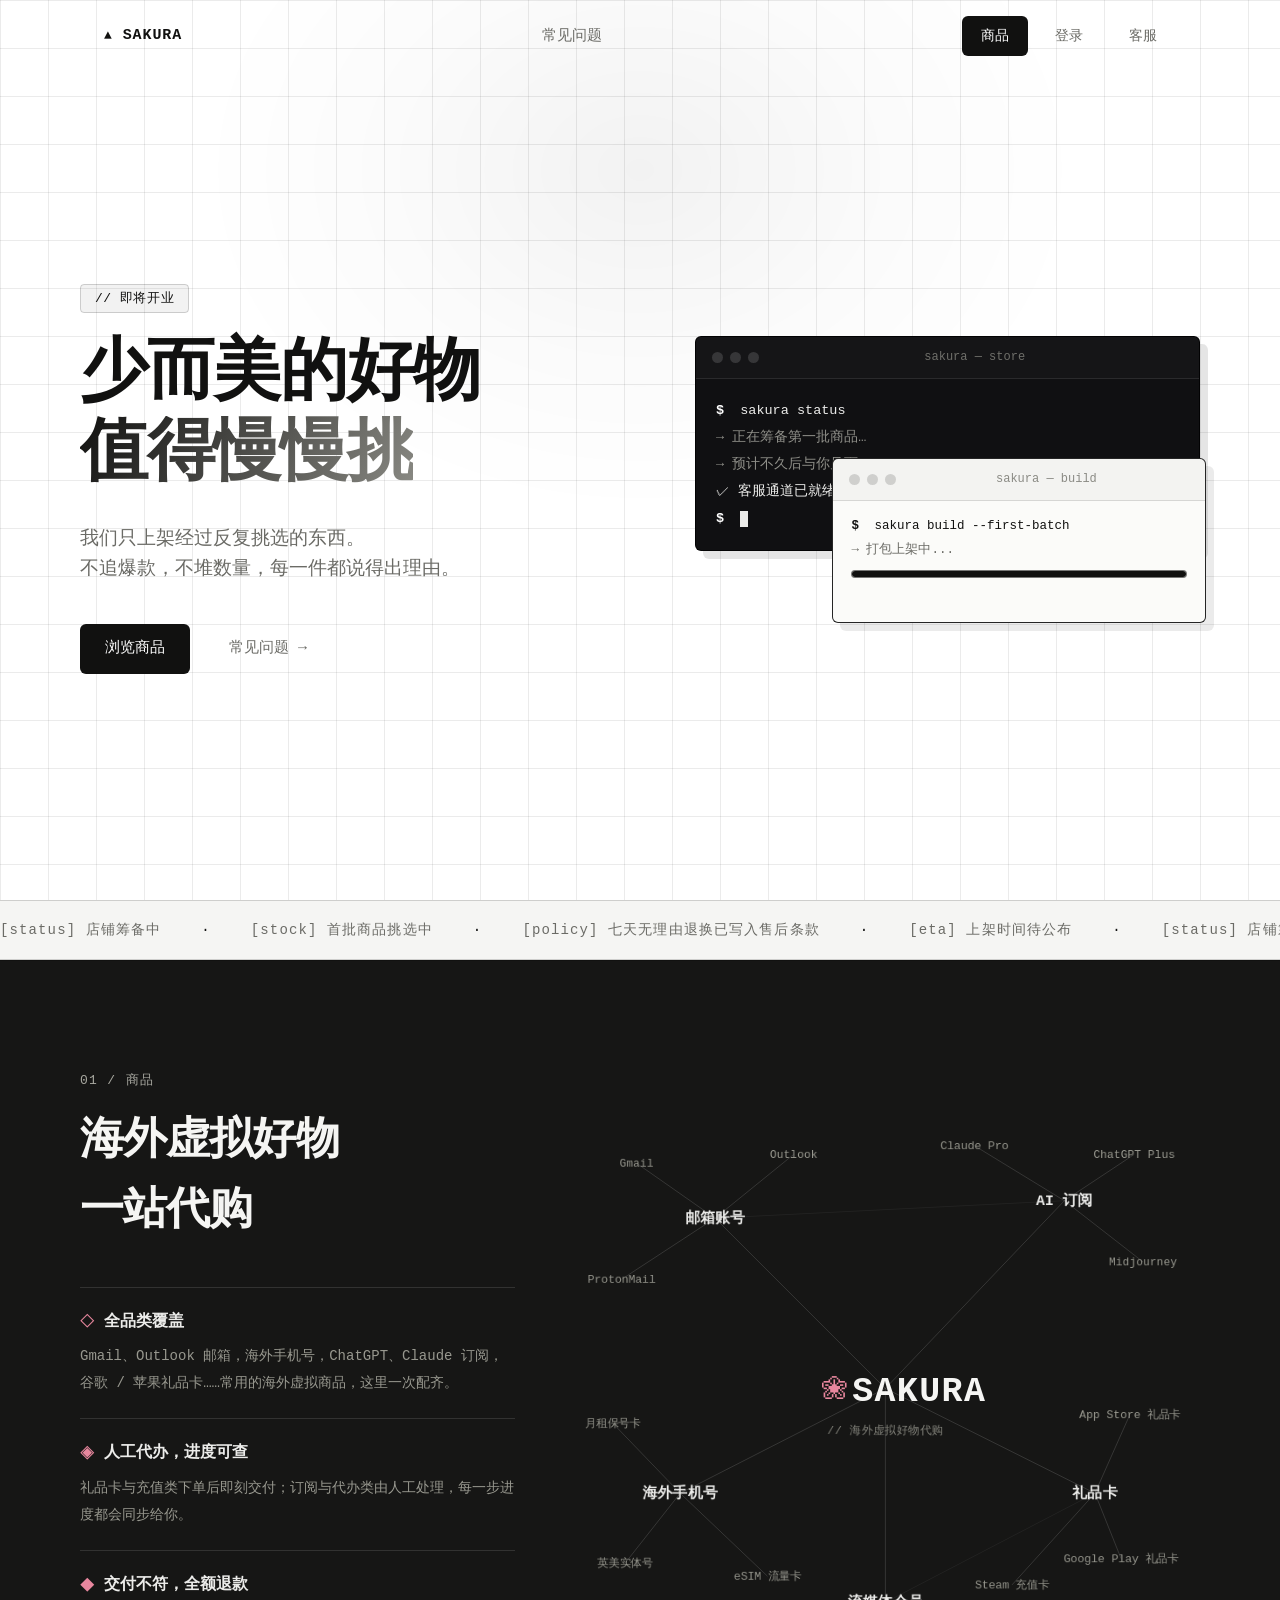
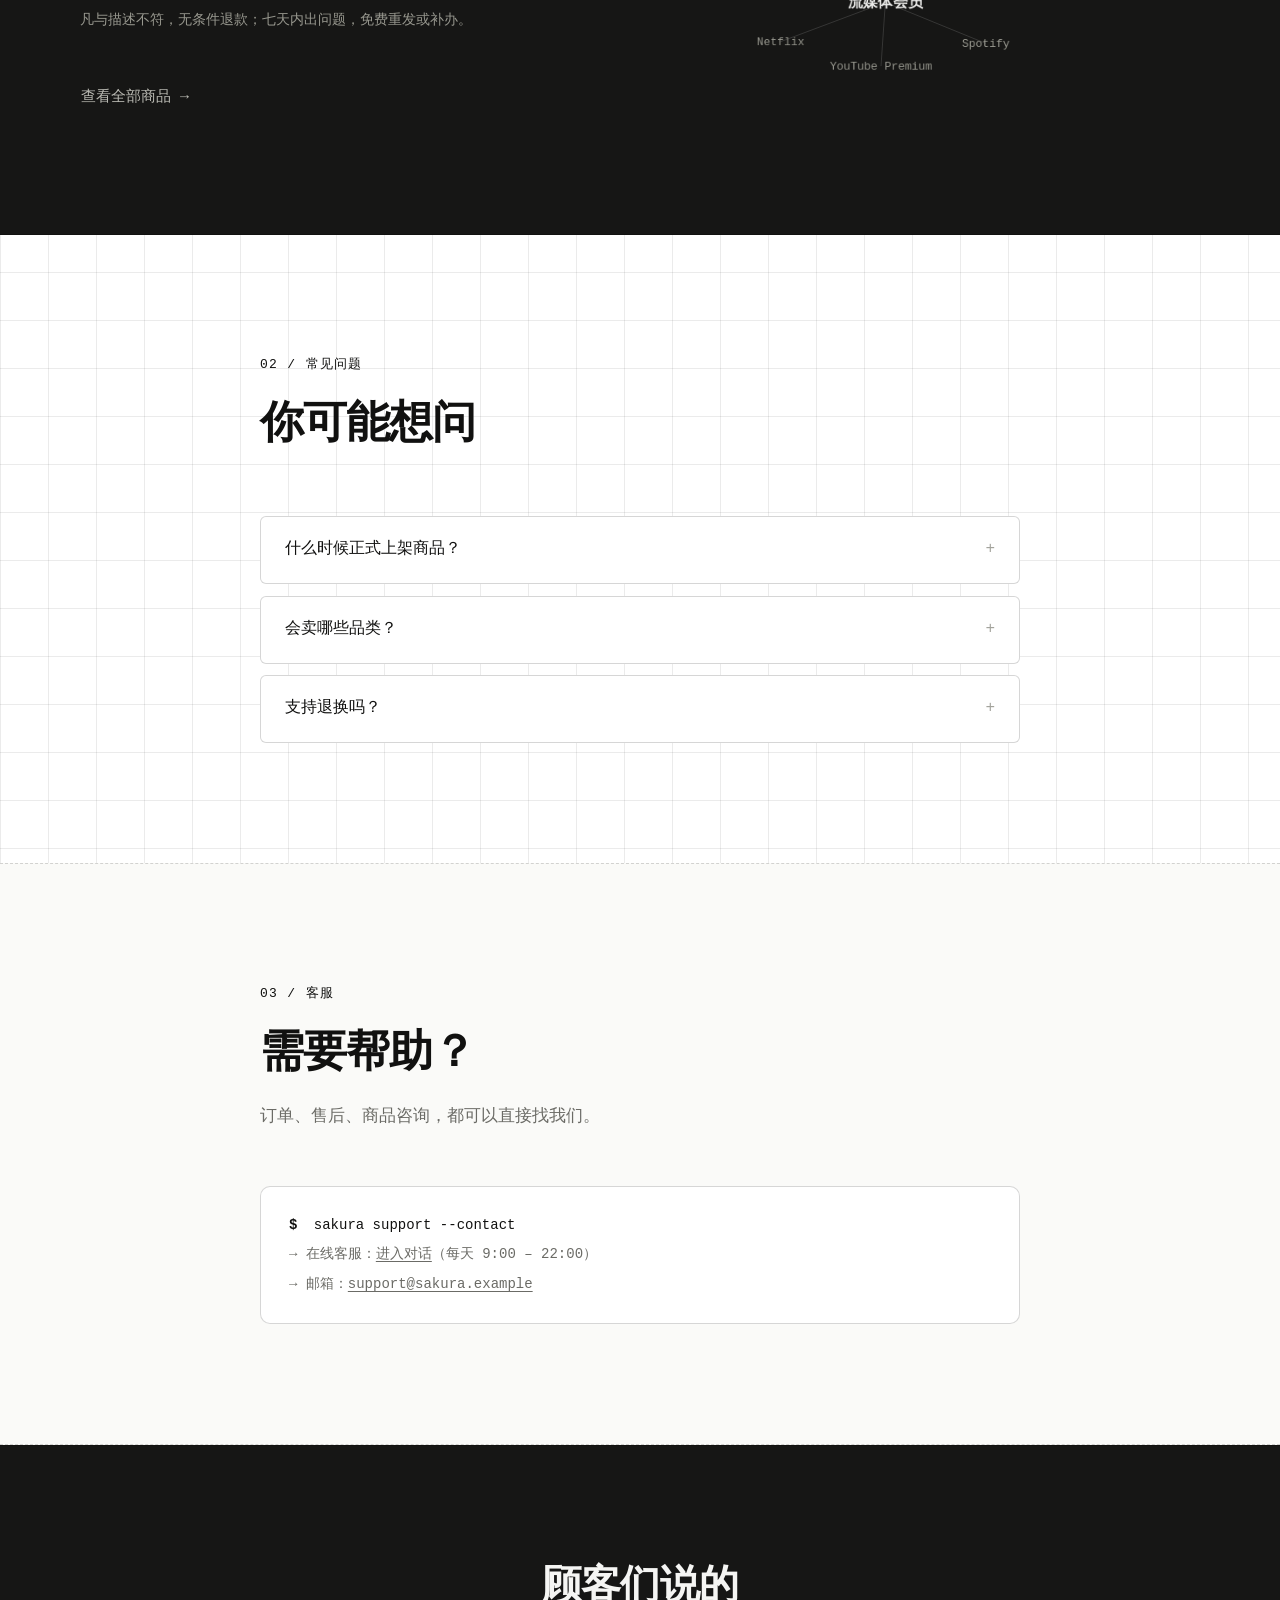
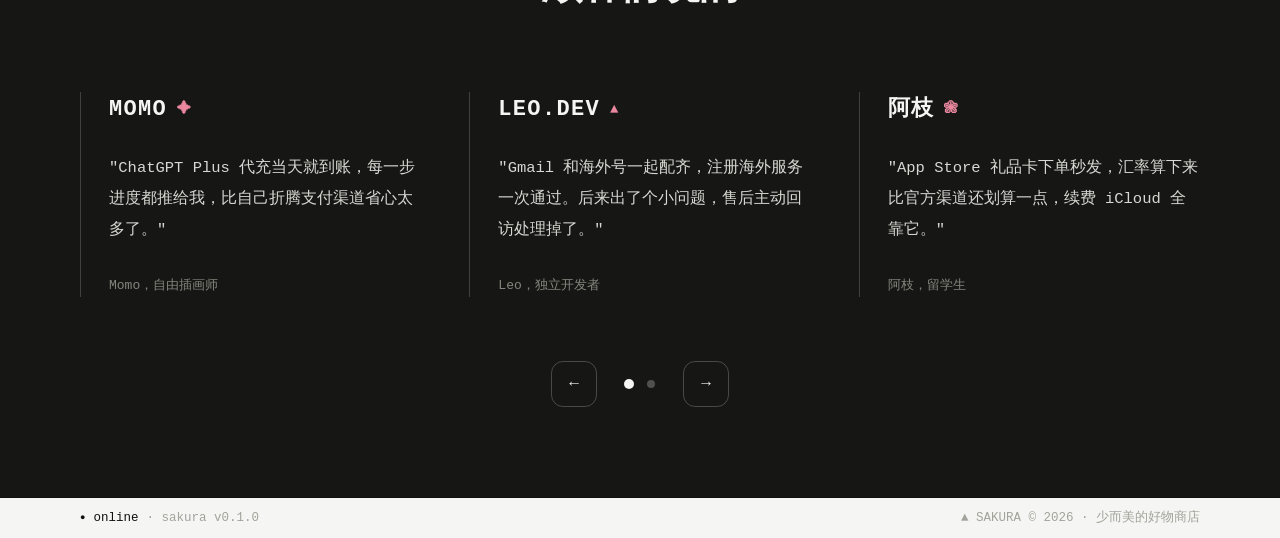
<file: index.html>
<!DOCTYPE html>
<html lang="zh-CN">
<head>
  <meta charset="UTF-8">
  <meta name="viewport" content="width=device-width, initial-scale=1.0">
  <title>SAKURA — 精选好物商店</title>
  <meta name="description" content="SAKURA 精选商店 — 少而美的好物，正在路上。">
  <link rel="stylesheet" href="css/style.css?v=13">
</head>
<body>

  <!-- 顶部导航 -->
  <header class="nav" id="nav">
    <div class="nav-inner">
      <a class="logo" href="#top">
        <span class="logo-mark">▲</span>
        <span class="logo-text">SAKURA</span>
      </a>
      <nav class="nav-links">
        <a href="#faq">常见问题</a>
      </nav>
      <div class="nav-actions">
        <a class="btn btn-primary btn-small" href="store.html">商品</a>
        <a class="btn btn-ghost btn-small" href="login.html">登录</a>
        <a class="btn btn-ghost btn-small" href="support.html">客服</a>
      </div>
    </div>
  </header>

  <main id="top">

    <!-- Hero -->
    <section class="hero">
      <div class="hero-glow" aria-hidden="true"></div>
      <div class="hero-grid" aria-hidden="true"></div>
      <div class="hero-inner">
        <div class="hero-copy">
          <p class="hero-eyebrow reveal-load" style="--d:0ms">
            <span class="tag">// 即将开业</span>
          </p>
          <h1 class="hero-title reveal-load" style="--d:100ms">
            少而美的好物<br><em>值得慢慢挑</em>
          </h1>
          <p class="hero-sub reveal-load" style="--d:200ms">
            我们只上架经过反复挑选的东西。<br class="mobile-br">
            不追爆款，不堆数量，每一件都说得出理由。
          </p>
          <div class="hero-actions reveal-load" style="--d:300ms">
            <a class="btn btn-primary" href="store.html">浏览商品</a>
            <a class="btn btn-ghost" href="#faq">常见问题 →</a>
          </div>
        </div>

        <div class="hero-terms reveal-load" style="--d:400ms" aria-hidden="true">
          <!-- 黑终端：状态 -->
          <div class="hero-terminal term-dark">
            <div class="terminal-bar">
              <span class="dot"></span><span class="dot"></span><span class="dot"></span>
              <span class="terminal-title">sakura — store</span>
            </div>
            <div class="terminal-body">
              <p><span class="t-prompt">$</span> <span class="t-type">sakura status</span></p>
              <p class="t-dim t-line" style="--td:2.5s">→ 正在筹备第一批商品…</p>
              <p class="t-dim t-line" style="--td:2.9s">→ 预计不久后与你见面</p>
              <p class="t-line t-ok" style="--td:3.3s">✓ 客服通道已就绪</p>
              <p><span class="t-prompt">$</span> <span class="t-cursor"></span></p>
            </div>
          </div>
          <!-- 白终端：打包进度 -->
          <div class="hero-terminal term-light">
            <div class="terminal-bar">
              <span class="dot"></span><span class="dot"></span><span class="dot"></span>
              <span class="terminal-title">sakura — build</span>
            </div>
            <div class="terminal-body">
              <p><span class="t-prompt">$</span> sakura build --first-batch</p>
              <p class="lt-dim">→ 打包上架中<span class="lt-dots"><i>.</i><i>.</i><i>.</i></span></p>
              <p class="lt-progress"><span class="lt-progress-fill"></span></p>
              <p class="lt-done">✓ 快好了，再等等</p>
            </div>
          </div>
        </div>
      </div>
    </section>

    <!-- 信条横条 -->
    <section class="strip">
      <div class="strip-track" aria-hidden="true">
        <span>[status] 店铺筹备中</span><i>·</i>
        <span>[stock] 首批商品挑选中</span><i>·</i>
        <span>[policy] 七天无理由退换已写入售后条款</span><i>·</i>
        <span>[eta] 上架时间待公布</span><i>·</i>
        <span>[status] 店铺筹备中</span><i>·</i>
        <span>[stock] 首批商品挑选中</span><i>·</i>
        <span>[policy] 七天无理由退换已写入售后条款</span><i>·</i>
        <span>[eta] 上架时间待公布</span><i>·</i>
      </div>
    </section>

    <!-- 商品星图 -->
    <section class="net-section" id="products">
      <div class="section-inner">
        <div class="net-grid">
          <div class="net-left reveal">
            <p class="section-eyebrow net-eyebrow">01 / 商品</p>
            <h2 class="section-title net-title">海外虚拟好物<br>一站代购</h2>
            <div class="net-block">
              <p class="net-block-head"><span class="net-ico">◇</span> 全品类覆盖</p>
              <p class="net-block-body">Gmail、Outlook 邮箱，海外手机号，ChatGPT、Claude 订阅，谷歌 / 苹果礼品卡……常用的海外虚拟商品，这里一次配齐。</p>
            </div>
            <div class="net-block">
              <p class="net-block-head"><span class="net-ico">◈</span> 人工代办，进度可查</p>
              <p class="net-block-body">礼品卡与充值类下单后即刻交付；订阅与代办类由人工处理，每一步进度都会同步给你。</p>
            </div>
            <div class="net-block">
              <p class="net-block-head"><span class="net-ico">◆</span> 交付不符，全额退款</p>
              <p class="net-block-body">凡与描述不符，无条件退款；七天内出问题，免费重发或补办。</p>
            </div>
            <a class="btn btn-ghost net-more" href="store.html">查看全部商品 →</a>
          </div>
          <div class="net-right reveal" style="--d:150ms">
            <svg class="net-svg" viewBox="0 0 720 660" role="img" aria-label="SAKURA 在售商品一览：邮箱账号、AI 订阅、海外手机号、礼品卡、流媒体会员">
              <!-- 连线 -->
              <g>
                <path class="net-line net-line-dim" style="--ld:.9s" pathLength="1" d="M165 125 L565 105"/>
                <path class="net-line net-line-dim" style="--ld:.9s" pathLength="1" d="M600 440 L360 565"/>
                <path class="net-line" style="--ld:0s" pathLength="1" d="M360 320 L165 125"/>
                <path class="net-line" style="--ld:.08s" pathLength="1" d="M360 320 L565 105"/>
                <path class="net-line" style="--ld:.16s" pathLength="1" d="M360 320 L125 440"/>
                <path class="net-line" style="--ld:.24s" pathLength="1" d="M360 320 L600 440"/>
                <path class="net-line" style="--ld:.32s" pathLength="1" d="M360 320 L360 565"/>
                <path class="net-line" style="--ld:.45s" pathLength="1" d="M165 125 L75 62"/>
                <path class="net-line" style="--ld:.5s" pathLength="1" d="M165 125 L255 52"/>
                <path class="net-line" style="--ld:.55s" pathLength="1" d="M165 125 L58 195"/>
                <path class="net-line" style="--ld:.5s" pathLength="1" d="M565 105 L462 42"/>
                <path class="net-line" style="--ld:.55s" pathLength="1" d="M565 105 L645 52"/>
                <path class="net-line" style="--ld:.6s" pathLength="1" d="M565 105 L655 175"/>
                <path class="net-line" style="--ld:.55s" pathLength="1" d="M125 440 L48 360"/>
                <path class="net-line" style="--ld:.6s" pathLength="1" d="M125 440 L62 520"/>
                <path class="net-line" style="--ld:.65s" pathLength="1" d="M125 440 L225 535"/>
                <path class="net-line" style="--ld:.6s" pathLength="1" d="M600 440 L640 350"/>
                <path class="net-line" style="--ld:.65s" pathLength="1" d="M600 440 L630 515"/>
                <path class="net-line" style="--ld:.7s" pathLength="1" d="M600 440 L505 545"/>
                <path class="net-line" style="--ld:.65s" pathLength="1" d="M360 565 L240 610"/>
                <path class="net-line" style="--ld:.7s" pathLength="1" d="M360 565 L475 612"/>
                <path class="net-line" style="--ld:.75s" pathLength="1" d="M360 565 L355 638"/>
              </g>
              <!-- 中心 -->
              <g class="net-center">
                <text class="net-mark" x="288" y="332">❀</text>
                <text class="net-logo" x="322" y="334">SAKURA</text>
                <text class="net-sub net-node" style="--ld:.2s" x="360" y="372" text-anchor="middle">// 海外虚拟好物代购</text>
              </g>
              <!-- 分类节点 -->
              <a href="store.html"><text class="net-cat net-node" style="--ld:.15s" x="165" y="130" text-anchor="middle">邮箱账号</text></a>
              <a href="store.html"><text class="net-cat net-node" style="--ld:.2s" x="565" y="110" text-anchor="middle">AI 订阅</text></a>
              <a href="store.html"><text class="net-cat net-node" style="--ld:.25s" x="125" y="445" text-anchor="middle">海外手机号</text></a>
              <a href="store.html"><text class="net-cat net-node" style="--ld:.3s" x="600" y="445" text-anchor="middle">礼品卡</text></a>
              <a href="store.html"><text class="net-cat net-node" style="--ld:.35s" x="360" y="570" text-anchor="middle">流媒体会员</text></a>
              <!-- 商品节点 -->
              <g class="net-float" style="animation-delay:-1s">
                <a href="store.html"><text class="net-sat net-node" style="--ld:.5s" x="75" y="66" text-anchor="middle">Gmail</text></a>
              </g>
              <g class="net-float" style="animation-delay:-3s">
                <a href="store.html"><text class="net-sat net-node" style="--ld:.55s" x="255" y="56" text-anchor="middle">Outlook</text></a>
              </g>
              <g class="net-float" style="animation-delay:-5s">
                <a href="store.html"><text class="net-sat net-node" style="--ld:.6s" x="58" y="199" text-anchor="middle">ProtonMail</text></a>
              </g>
              <g class="net-float" style="animation-delay:-2s">
                <a href="store.html"><text class="net-sat net-node" style="--ld:.55s" x="462" y="46" text-anchor="middle">Claude Pro</text></a>
              </g>
              <g class="net-float" style="animation-delay:-4s">
                <a href="store.html"><text class="net-sat net-node" style="--ld:.6s" x="645" y="56" text-anchor="middle">ChatGPT Plus</text></a>
              </g>
              <g class="net-float" style="animation-delay:-6s">
                <a href="store.html"><text class="net-sat net-node" style="--ld:.65s" x="655" y="179" text-anchor="middle">Midjourney</text></a>
              </g>
              <g class="net-float" style="animation-delay:-1.5s">
                <a href="store.html"><text class="net-sat net-node" style="--ld:.6s" x="48" y="364" text-anchor="middle">月租保号卡</text></a>
              </g>
              <g class="net-float" style="animation-delay:-3.5s">
                <a href="store.html"><text class="net-sat net-node" style="--ld:.65s" x="62" y="524" text-anchor="middle">英美实体号</text></a>
              </g>
              <g class="net-float" style="animation-delay:-5.5s">
                <a href="store.html"><text class="net-sat net-node" style="--ld:.7s" x="225" y="539" text-anchor="middle">eSIM 流量卡</text></a>
              </g>
              <g class="net-float" style="animation-delay:-2.5s">
                <a href="store.html"><text class="net-sat net-node" style="--ld:.65s" x="640" y="354" text-anchor="middle">App Store 礼品卡</text></a>
              </g>
              <g class="net-float" style="animation-delay:-4.5s">
                <a href="store.html"><text class="net-sat net-node" style="--ld:.7s" x="630" y="519" text-anchor="middle">Google Play 礼品卡</text></a>
              </g>
              <g class="net-float" style="animation-delay:-0.5s">
                <a href="store.html"><text class="net-sat net-node" style="--ld:.75s" x="505" y="549" text-anchor="middle">Steam 充值卡</text></a>
              </g>
              <g class="net-float" style="animation-delay:-2.2s">
                <a href="store.html"><text class="net-sat net-node" style="--ld:.7s" x="240" y="614" text-anchor="middle">Netflix</text></a>
              </g>
              <g class="net-float" style="animation-delay:-4.2s">
                <a href="store.html"><text class="net-sat net-node" style="--ld:.75s" x="475" y="616" text-anchor="middle">Spotify</text></a>
              </g>
              <g class="net-float" style="animation-delay:-6.2s">
                <a href="store.html"><text class="net-sat net-node" style="--ld:.8s" x="355" y="642" text-anchor="middle">YouTube Premium</text></a>
              </g>
            </svg>
          </div>
        </div>
      </div>
    </section>

    <!-- FAQ -->
    <section class="section" id="faq">
      <div class="section-inner section-narrow">
        <div class="section-head reveal">
          <p class="section-eyebrow">02 / 常见问题</p>
          <h2 class="section-title">你可能想问</h2>
        </div>
        <div class="faq-list">
          <details class="faq-item reveal" style="--d:0ms">
            <summary>什么时候正式上架商品？</summary>
            <div class="faq-body"><p>首批商品正在筹备中。订阅上新通知后，上架当天会第一时间告诉你。</p></div>
          </details>
          <details class="faq-item reveal" style="--d:80ms">
            <summary>会卖哪些品类？</summary>
            <div class="faq-body"><p>以日常生活里高频使用的物件为主——具体品类会随首批商品一起公布。</p></div>
          </details>
          <details class="faq-item reveal" style="--d:160ms">
            <summary>支持退换吗？</summary>
            <div class="faq-body"><p>支持。七天无理由退换，来回运费由我们承担。</p></div>
          </details>
        </div>
      </div>
    </section>

    <!-- 客服 -->
    <section class="section section-alt" id="contact">
      <div class="section-inner section-narrow">
        <div class="section-head reveal">
          <p class="section-eyebrow">03 / 客服</p>
          <h2 class="section-title">需要帮助？</h2>
          <p class="section-sub">订单、售后、商品咨询，都可以直接找我们。</p>
        </div>
        <div class="contact-box reveal">
          <p><span class="t-prompt">$</span> sakura support --contact</p>
          <p class="contact-line">→ 在线客服：<a class="contact-link" href="support.html">进入对话</a>（每天 9:00 – 22:00）</p>
          <p class="contact-line">→ 邮箱：<a class="contact-link" href="mailto:support@sakura.example">support@sakura.example</a></p>
        </div>
      </div>
    </section>

    <!-- 顾客评价（轮播） -->
    <section class="quotes-section" id="reviews">
      <div class="section-inner">
        <h2 class="quotes-title reveal">顾客们说的</h2>
        <div class="quotes-viewport reveal" style="--d:120ms">
          <div class="quotes-track" id="quotesTrack">
            <div class="quotes-page">
              <figure class="quote">
                <p class="quote-brand">MOMO<span class="quote-brand-dot">✦</span></p>
                <blockquote>"ChatGPT Plus 代充当天就到账，每一步进度都推给我，比自己折腾支付渠道省心太多了。"</blockquote>
                <figcaption>Momo，自由插画师</figcaption>
              </figure>
              <figure class="quote">
                <p class="quote-brand">LEO.DEV<span class="quote-brand-dot">▲</span></p>
                <blockquote>"Gmail 和海外号一起配齐，注册海外服务一次通过。后来出了个小问题，售后主动回访处理掉了。"</blockquote>
                <figcaption>Leo，独立开发者</figcaption>
              </figure>
              <figure class="quote">
                <p class="quote-brand">阿枝<span class="quote-brand-dot">❀</span></p>
                <blockquote>"App Store 礼品卡下单秒发，汇率算下来比官方渠道还划算一点，续费 iCloud 全靠它。"</blockquote>
                <figcaption>阿枝，留学生</figcaption>
              </figure>
            </div>
            <div class="quotes-page">
              <figure class="quote">
                <p class="quote-brand">KIKO<span class="quote-brand-dot">◈</span></p>
                <blockquote>"Claude Pro 找他们代办续费，到期前还提醒我要不要继续，服务做得像老朋友。"</blockquote>
                <figcaption>Kiko，设计系学生</figcaption>
              </figure>
              <figure class="quote">
                <p class="quote-brand">老白<span class="quote-brand-dot">◆</span></p>
                <blockquote>"出差前买的 eSIM 流量卡，落地即用。半夜两点问客服也秒回，这点真的加分。"</blockquote>
                <figcaption>老白，跨境电商运营</figcaption>
              </figure>
              <figure class="quote">
                <p class="quote-brand">NANA<span class="quote-brand-dot">✿</span></p>
                <blockquote>"Spotify 会员五分钟开通，之前在别家踩过雷，这里写明不符全额退，用起来放心。"</blockquote>
                <figcaption>Nana，播客主理人</figcaption>
              </figure>
            </div>
          </div>
        </div>
        <div class="quotes-nav reveal" style="--d:200ms">
          <button class="q-arrow" id="qPrev" aria-label="上一页" type="button">←</button>
          <div class="q-dots" id="qDots"></div>
          <button class="q-arrow" id="qNext" aria-label="下一页" type="button">→</button>
        </div>
      </div>
    </section>
  </main>

  <footer class="footer">
    <div class="footer-inner">
      <div class="footer-left">
        <span class="co-status-dot">●</span> online
        <span class="footer-dim">· sakura v0.1.0</span>
      </div>
      <div class="footer-right footer-dim">
        ▲ SAKURA © 2026 · 少而美的好物商店
      </div>
    </div>
  </footer>

  <script src="js/main.js?v=12"></script>
</body>
</html>
</file>
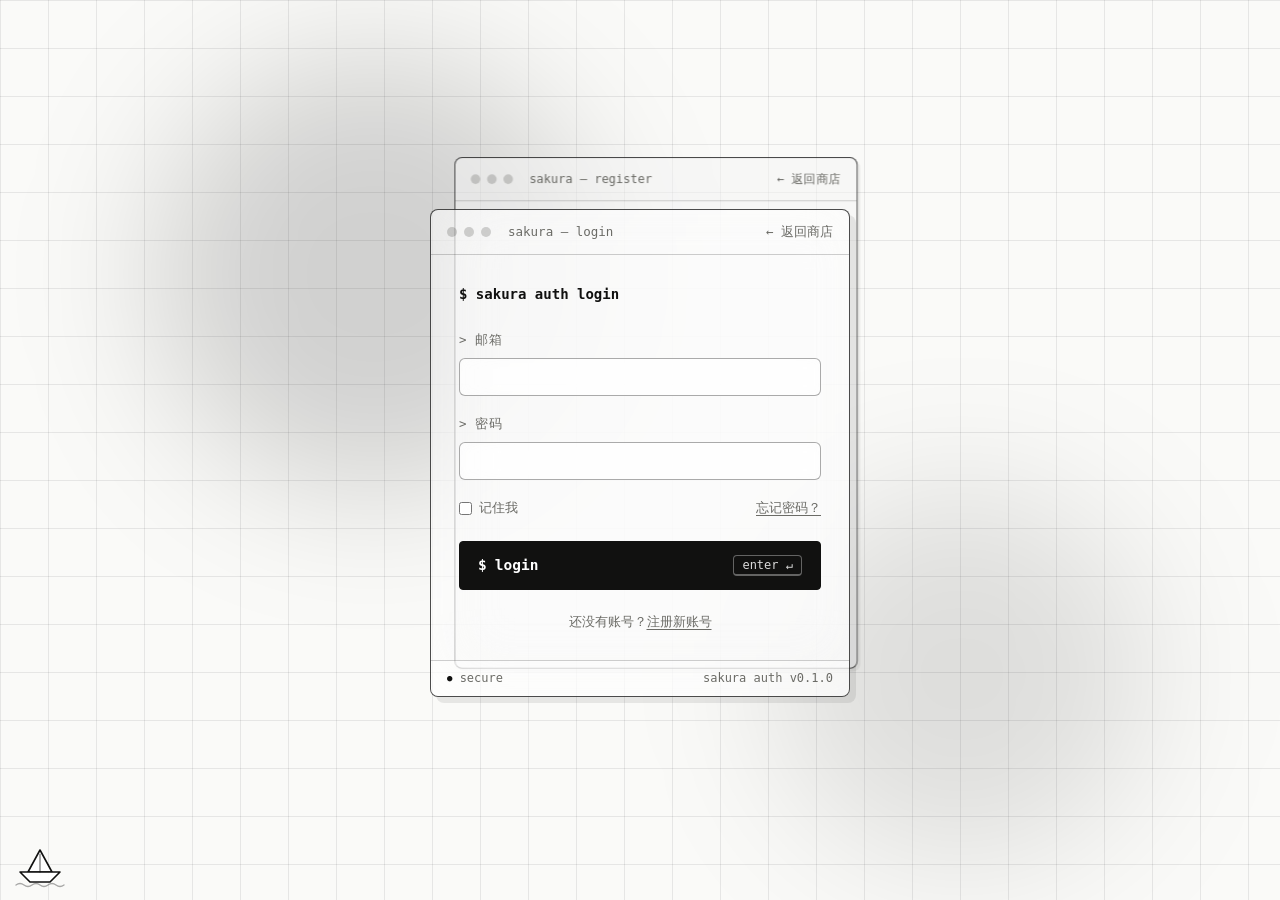
<file: login.html>
<!DOCTYPE html>
<html lang="zh-CN">
<head>
  <meta charset="UTF-8">
  <meta name="viewport" content="width=device-width, initial-scale=1.0">
  <title>登录 — SAKURA</title>
  <link rel="stylesheet" href="css/style.css?v=11">
</head>
<body class="glass-page">

  <div class="glass-bg" aria-hidden="true"></div>

  <main class="gl-main">
    <div class="gl-stack" id="glStack">

      <!-- 登录卡片（默认在前） -->
      <div class="gl-card is-front" id="loginCard">

        <div class="gl-bar">
          <span class="gl-dot"></span><span class="gl-dot"></span><span class="gl-dot"></span>
          <span class="gl-bar-title">sakura — login</span>
          <a class="gl-bar-link" href="store.html">← 返回商店</a>
        </div>

        <div class="gl-body">
          <p class="gl-cmd">$ sakura auth login</p>

          <form class="gl-form" id="loginForm">
            <div class="gl-field">
              <label class="gl-label" for="glEmail">&gt; 邮箱</label>
              <input class="gl-input" id="glEmail" type="email" required autocomplete="email">
            </div>
            <div class="gl-field">
              <label class="gl-label" for="glPass">&gt; 密码</label>
              <input class="gl-input" id="glPass" type="password" required autocomplete="current-password">
            </div>

            <div class="gl-row">
              <label class="gl-check">
                <input type="checkbox" name="remember"> 记住我
              </label>
              <a class="gl-link" href="#">忘记密码？</a>
            </div>

            <button type="submit" class="co-paybar gl-submit">
              <span class="co-pay-left">
                <span class="co-pay-prompt">$</span> login
              </span>
              <span class="co-key">enter ↵</span>
            </button>
            <p class="gl-msg" id="loginMsg">// 登录成功，正在跳转…</p>
          </form>

          <p class="gl-foot">还没有账号？<a class="gl-link" id="toReg" href="#">注册新账号</a></p>
        </div>

        <div class="gl-status">
          <span><span class="co-status-dot">●</span> secure</span>
          <span class="gl-status-right">sakura auth v0.1.0</span>
        </div>

      </div>

      <!-- 注册卡片（露出一角，点击滑到前面） -->
      <div class="gl-card is-back" id="regCard" aria-label="切换到注册卡片">

        <div class="gl-bar">
          <span class="gl-dot"></span><span class="gl-dot"></span><span class="gl-dot"></span>
          <span class="gl-bar-title">sakura — register</span>
          <a class="gl-bar-link" href="store.html">← 返回商店</a>
        </div>

        <div class="gl-body">
          <p class="gl-cmd">$ sakura auth register</p>

          <form class="gl-form" id="regForm">
            <div class="gl-field">
              <label class="gl-label" for="glRegEmail">&gt; 邮箱</label>
              <input class="gl-input" id="glRegEmail" type="email" required autocomplete="email">
            </div>
            <div class="gl-field">
              <label class="gl-label" for="glRegPass">&gt; 密码</label>
              <input class="gl-input" id="glRegPass" type="password" required autocomplete="new-password">
            </div>
            <div class="gl-field">
              <label class="gl-label" for="glRegPass2">&gt; 确认密码</label>
              <input class="gl-input" id="glRegPass2" type="password" required autocomplete="new-password">
            </div>

            <button type="submit" class="co-paybar gl-submit">
              <span class="co-pay-left">
                <span class="co-pay-prompt">$</span> register
              </span>
              <span class="co-key">enter ↵</span>
            </button>
            <p class="gl-msg" id="regMsg">// 注册成功，正在为你登录…</p>
          </form>

          <p class="gl-foot">已有账号？<a class="gl-link" id="toLogin" href="#">直接登录</a></p>
        </div>

        <div class="gl-status">
          <span><span class="co-status-dot">●</span> secure</span>
          <span class="gl-status-right">sakura auth v0.1.0</span>
        </div>

      </div>

    </div>
  </main>

  <!-- 进入页面时的欢迎弹窗 -->
  <div class="welcome-pop" id="welcomePop" role="status" aria-label="Welcome Back">
    <span class="welcome-text">❀ Welcome Back</span>
  </div>

  <!-- 小纸船：乘风向右 -->
  <div class="paper-boat" aria-hidden="true">
    <svg width="64" height="46" viewBox="0 0 64 46">
      <!-- 风（船尾阵风线） -->
      <g>
        <line class="wind-line" x1="2" y1="16" x2="14" y2="16"/>
        <line class="wind-line" x1="0" y1="24" x2="11" y2="24"/>
        <line class="wind-line" x1="4" y1="31" x2="15" y2="31"/>
      </g>
      <!-- 纸船 -->
      <g>
        <path class="boat-line" d="M40 8 L28 30 H52 Z"/>
        <path class="boat-line" d="M20 30 H60 L50 40 H30 Z"/>
        <path class="boat-crease boat-line" d="M40 12 V30"/>
      </g>
      <!-- 波浪 -->
      <path class="boat-wave" d="M16 43 Q20 40 24 43 T32 43 T40 43 T48 43 T56 43 T64 43"/>
    </svg>
  </div>

  <script>
    // ===== 欢迎弹窗：本次会话第一次进入才弹 =====
    if (!sessionStorage.getItem("sakuraWelcomed")) {
      document.getElementById("welcomePop").classList.add("show");
      sessionStorage.setItem("sakuraWelcomed", "1");
    }

    // ===== 叠卡切换：登录 ⇄ 注册 =====
    const loginCard = document.getElementById("loginCard");
    const regCard = document.getElementById("regCard");

    // 折叠时只冻结卡片内部（inert 加在子元素上，卡片本体保持可点击）
    function setFolded(card, folded) {
      card.classList.toggle("is-front", !folded);
      card.classList.toggle("is-back", folded);
      Array.from(card.children).forEach((child) => (child.inert = folded));
    }
    function bringToFront(card) {
      if (card.classList.contains("is-front")) return;
      const other = card === loginCard ? regCard : loginCard;
      setFolded(card, false);
      setFolded(other, true);
    }
    setFolded(regCard, true);

    // 点击露出的卡片一角，把它滑到前面
    [loginCard, regCard].forEach((card) => {
      card.addEventListener("click", () => {
        if (card.classList.contains("is-back")) bringToFront(card);
      });
    });
    document.getElementById("toReg").addEventListener("click", (e) => {
      e.preventDefault();
      bringToFront(regCard);
    });
    document.getElementById("toLogin").addEventListener("click", (e) => {
      e.preventDefault();
      bringToFront(loginCard);
    });

    document.getElementById("loginForm").addEventListener("submit", (e) => {
      e.preventDefault();
      document.getElementById("loginMsg").classList.add("show");
      setTimeout(() => { window.location.href = "store.html"; }, 600);
    });
    document.getElementById("regForm").addEventListener("submit", (e) => {
      e.preventDefault();
      document.getElementById("regMsg").classList.add("show");
      setTimeout(() => { window.location.href = "store.html"; }, 600);
    });
  </script>
</body>
</html>
</file>
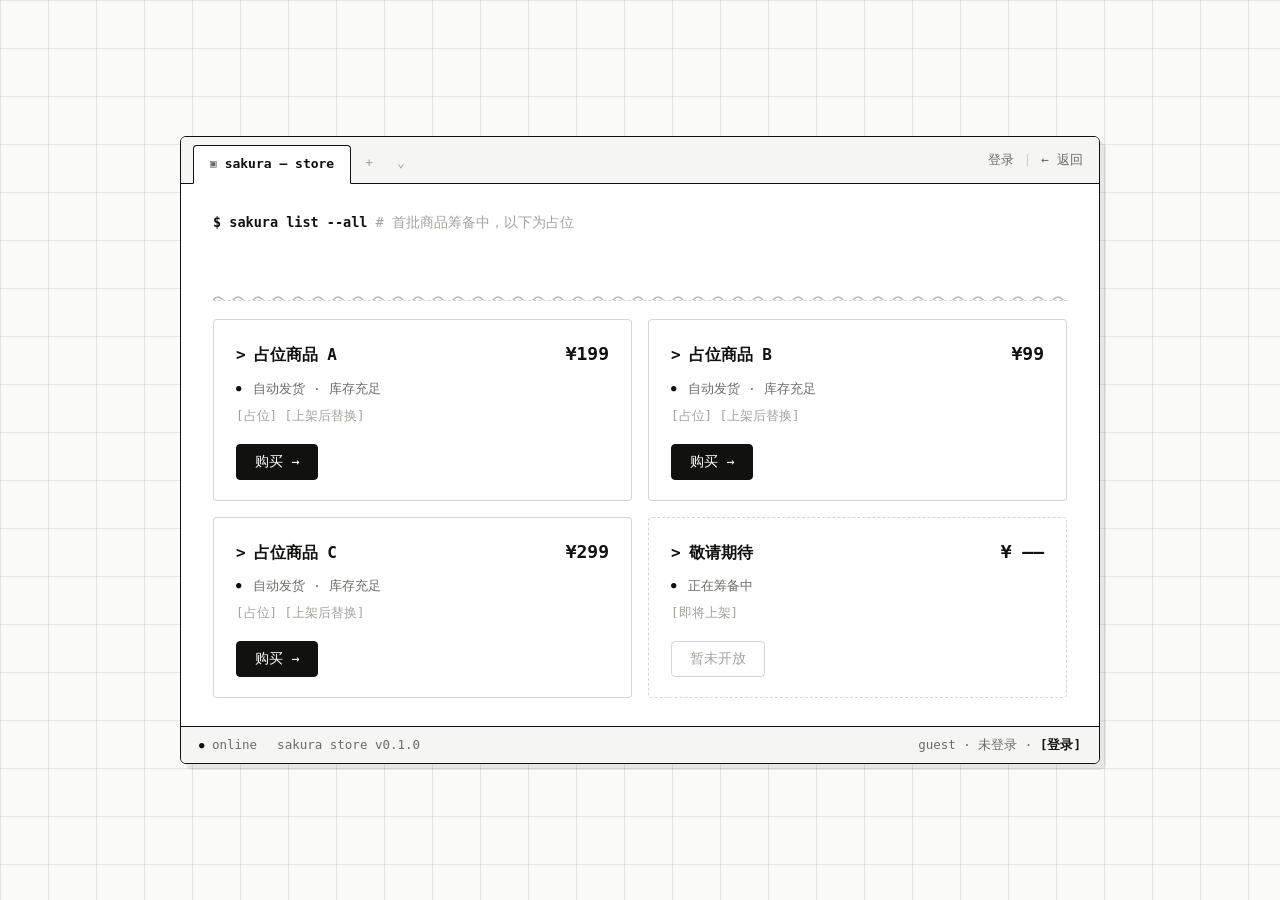
<file: store.html>
<!DOCTYPE html>
<html lang="zh-CN">
<head>
  <meta charset="UTF-8">
  <meta name="viewport" content="width=device-width, initial-scale=1.0">
  <title>商品 — SAKURA</title>
  <link rel="stylesheet" href="css/style.css">
</head>
<body class="checkout-page">

  <main class="co-wrap">
    <div class="co-card st-card">

      <!-- 顶部标签栏 -->
      <div class="co-tabbar">
        <div class="co-tab">
          <span class="co-tab-icon">▣</span> sakura — store
        </div>
        <span class="co-tab-btn">+</span>
        <span class="co-tab-btn">⌄</span>
        <div class="co-tab-right">
          <a class="co-toplink" href="login.html">登录</a>
          <span class="co-sep">|</span>
          <a class="co-toplink" href="index.html">← 返回</a>
        </div>
      </div>

      <!-- 商品列表 -->
      <div class="st-body">
        <p class="st-cmd">$ sakura list --all <span class="st-cmd-note"># 首批商品筹备中，以下为占位</span></p>

        <!-- 帆船航道 -->
        <div class="sea-lane" id="seaLane" aria-hidden="true">
          <div class="lane-waves"></div>
          <svg class="sail-boat" viewBox="0 0 54 40" width="50" height="37" fill="none">
            <g class="boat-wake">
              <path d="M5 32 H1"/>
              <path d="M4 35 H0"/>
            </g>
            <path d="M6 29 L42 29 L36 36 L12 36 Z" fill="#111110"/>
            <path d="M24 27 V5" stroke="#111110" stroke-width="2" stroke-linecap="round"/>
            <path d="M25 8 L39 26 L25 26 Z" fill="#ffffff" stroke="#111110" stroke-width="2" stroke-linejoin="round"/>
            <path d="M22 11 L11 26 L22 26 Z" fill="#111110"/>
            <path d="M24 5 L31 7.5 L24 10" fill="none" stroke="#111110" stroke-width="1.8" stroke-linejoin="round"/>
            <g class="boat-spray">
              <path d="M43 32 Q47 29 46 25"/>
              <path d="M44 35 Q49 33 51 29"/>
            </g>
          </svg>
        </div>

        <div class="st-grid">

          <article class="st-item">
            <h2 class="st-item-head">
              <span class="co-prompt">&gt;</span> 占位商品 A
              <span class="st-item-price">¥199</span>
            </h2>
            <p class="st-item-meta"><span class="co-dot">●</span> 自动发货 · 库存充足</p>
            <p class="st-item-tags">[占位] [上架后替换]</p>
            <button class="st-buy" data-name="占位商品 A" data-price="199">购买 →</button>
          </article>

          <article class="st-item">
            <h2 class="st-item-head">
              <span class="co-prompt">&gt;</span> 占位商品 B
              <span class="st-item-price">¥99</span>
            </h2>
            <p class="st-item-meta"><span class="co-dot">●</span> 自动发货 · 库存充足</p>
            <p class="st-item-tags">[占位] [上架后替换]</p>
            <button class="st-buy" data-name="占位商品 B" data-price="99">购买 →</button>
          </article>

          <article class="st-item">
            <h2 class="st-item-head">
              <span class="co-prompt">&gt;</span> 占位商品 C
              <span class="st-item-price">¥299</span>
            </h2>
            <p class="st-item-meta"><span class="co-dot">●</span> 自动发货 · 库存充足</p>
            <p class="st-item-tags">[占位] [上架后替换]</p>
            <button class="st-buy" data-name="占位商品 C" data-price="299">购买 →</button>
          </article>

          <article class="st-item st-item-soon">
            <h2 class="st-item-head">
              <span class="co-prompt">&gt;</span> 敬请期待
              <span class="st-item-price">¥ ——</span>
            </h2>
            <p class="st-item-meta"><span class="co-dot">●</span> 正在筹备中</p>
            <p class="st-item-tags">[即将上架]</p>
            <button class="st-buy" disabled>暂未开放</button>
          </article>

        </div>
      </div>

      <!-- 底部状态栏 -->
      <div class="co-statusbar">
        <span class="co-status-item"><span class="co-status-dot">●</span> online</span>
        <span class="co-status-item">sakura store v0.1.0</span>
        <span class="co-status-right">
          guest · 未登录 · <a class="co-status-login" href="login.html">[登录]</a>
        </span>
      </div>

    </div>
  </main>

  <!-- 结账弹窗 -->
  <div class="modal" id="checkoutModal" hidden>
    <div class="modal-backdrop" data-close></div>
    <div class="co-card modal-card">

      <div class="co-tabbar">
        <div class="co-tab">
          <span class="co-tab-icon">▣</span> sakura — checkout
        </div>
        <div class="co-tab-right">
          <button class="co-toplink co-close" type="button" data-close>esc ✕</button>
        </div>
      </div>

      <div class="co-body">
        <div class="co-left">
          <section class="co-panel">
            <h1 class="co-name">
              <span class="co-prompt">&gt;</span> <span id="mName">占位商品</span>
              <span class="co-price" id="mPrice">¥199</span>
            </h1>
            <p class="co-meta">
              <span class="co-dot">●</span> 自动发货 · 已售 —— · 库存充足
            </p>
            <p class="co-tags">[占位] [上架后替换]</p>
          </section>

          <section class="co-panel co-info">
            <p class="co-info-head">$ sakura order --info</p>
            <ul>
              <li>购买后订单信息将自动发送至您填写的邮箱，请务必填写正确的邮箱地址。</li>
              <li>所有商品均由 SAKURA 团队精选并负责发货与售后。</li>
              <li>支持七天无理由退换，来回运费由我们承担。</li>
              <li>如有任何问题，请通过首页的客服入口联系我们。</li>
            </ul>
            <p class="co-info-warn">[ ！ ] 当前为演示页面，商品与支付均为占位内容，正式上架后开放购买。</p>
          </section>

          <!-- 樱花树 -->
          <div class="co-tree" aria-hidden="true">
            <svg viewBox="0 0 170 130" width="205" height="157">
              <defs>
                <g id="skBloom">
                  <circle cx="0" cy="-3" r="2.1"/>
                  <circle cx="2.85" cy="-0.93" r="2.1"/>
                  <circle cx="1.76" cy="2.43" r="2.1"/>
                  <circle cx="-1.76" cy="2.43" r="2.1"/>
                  <circle cx="-2.85" cy="-0.93" r="2.1"/>
                  <circle class="bloom-core" cx="0" cy="0" r="1"/>
                </g>
              </defs>
              <path class="tree-stroke t-trunk" d="M28 126 C30 104 34 88 48 72 C58 60 68 54 84 48"/>
              <path class="tree-stroke t-b1" d="M56 64 C68 52 82 46 98 42"/>
              <path class="tree-stroke t-b2" d="M48 72 C42 58 40 48 42 38"/>
              <path class="tree-stroke t-b3" d="M84 48 C98 42 112 38 126 34"/>
              <path class="tree-stroke t-b4" d="M98 42 C104 36 108 30 110 24"/>
              <path class="tree-stroke t-b5" d="M42 44 C38 38 36 32 37 26"/>
              <path class="tree-stroke t-ground" d="M12 126 L96 126"/>
              <use href="#skBloom" transform="translate(42,32) scale(1.05)"/>
              <use href="#skBloom" transform="translate(37,22) scale(0.8)"/>
              <use href="#skBloom" transform="translate(58,38) scale(0.9)"/>
              <use href="#skBloom" transform="translate(74,30)"/>
              <use href="#skBloom" transform="translate(90,22) scale(0.85)"/>
              <use href="#skBloom" transform="translate(100,34) scale(1.1)"/>
              <use href="#skBloom" transform="translate(112,20) scale(0.9)"/>
              <use href="#skBloom" transform="translate(126,30)"/>
              <use href="#skBloom" transform="translate(138,38) scale(0.75)"/>
              <use href="#skBloom" transform="translate(64,26) scale(0.7)"/>
              <circle cx="50" cy="44" r="1.6"/>
              <circle cx="86" cy="40" r="1.6"/>
              <circle cx="118" cy="40" r="1.5"/>
              <circle cx="132" cy="24" r="1.5"/>
              <circle class="petal petal-1" cx="70" cy="42" r="1.8"/>
              <circle class="petal petal-2" cx="104" cy="38" r="1.6"/>
              <circle class="petal petal-3" cx="126" cy="36" r="1.7"/>
            </svg>
          </div>
        </div>

        <form class="co-right" id="checkoutForm">
          <div class="co-field">
            <label class="co-label" for="coEmail">&gt; 邮箱地址</label>
            <input class="co-input" id="coEmail" type="email" required>
          </div>

          <div class="co-field">
            <span class="co-label">&gt; 购买数量</span>
            <div class="co-stepper">
              <button type="button" class="co-step" id="qtyMinus" aria-label="减少数量">−</button>
              <span class="co-qty" id="qtyValue">1</span>
              <button type="button" class="co-step" id="qtyPlus" aria-label="增加数量">+</button>
            </div>
          </div>

          <div class="co-field">
            <label class="co-label" for="coCoupon">&gt; 优惠券</label>
            <div class="co-select-wrap">
              <select class="co-select" id="coCoupon">
                <option value="">不使用优惠券</option>
              </select>
              <span class="co-select-arrow">⌄</span>
            </div>
          </div>

          <div class="co-field">
            <span class="co-label">&gt; 支付方式</span>
            <div class="co-radios">
              <label class="co-radio">
                <input type="radio" name="pay" value="balance" checked>
                <span class="co-radio-mark"></span>
                <span class="co-radio-text">余额支付（¥0.00）</span>
              </label>
              <label class="co-radio">
                <input type="radio" name="pay" value="wechat">
                <span class="co-radio-mark"></span>
                <span class="co-radio-text">微信支付</span>
              </label>
              <label class="co-radio">
                <input type="radio" name="pay" value="alipay">
                <span class="co-radio-mark"></span>
                <span class="co-radio-text">支付宝支付</span>
              </label>
            </div>
          </div>

          <button type="submit" class="co-paybar">
            <span class="co-pay-left">
              <span class="co-pay-prompt">$</span> sakura pay
              <span class="co-pay-flag">--total</span>
              <strong class="co-pay-amount" id="payAmount">¥199</strong>
            </span>
            <span class="co-key">enter ↵</span>
          </button>
          <p class="co-msg" id="coMsg">// 演示页面，支付功能暂未开放</p>
          <p class="co-agree">提交即代表您同意 SAKURA 服务协议</p>
        </form>
      </div>

    </div>
  </div>

  <script>
    // 帆船驶完（3.5s）后连同航道一起收起
    const seaLane = document.getElementById("seaLane");
    setTimeout(() => {
      seaLane.classList.add("done");
      setTimeout(() => seaLane.remove(), 600);
    }, 3600);

    const modal = document.getElementById("checkoutModal");
    const mName = document.getElementById("mName");
    const mPrice = document.getElementById("mPrice");
    const qtyValue = document.getElementById("qtyValue");
    const payAmount = document.getElementById("payAmount");
    const coMsg = document.getElementById("coMsg");

    let price = 199;
    let qty = 1;

    const render = () => {
      qtyValue.textContent = qty;
      payAmount.textContent = "¥" + price * qty;
    };

    const openModal = (name, p) => {
      price = p;
      qty = 1;
      mName.textContent = name;
      mPrice.textContent = "¥" + p;
      coMsg.classList.remove("show");
      render();
      modal.hidden = false;
      requestAnimationFrame(() => modal.classList.add("open"));
      document.body.style.overflow = "hidden";
    };

    const closeModal = () => {
      modal.classList.remove("open");
      document.body.style.overflow = "";
      setTimeout(() => { modal.hidden = true; }, 350);
    };

    document.querySelectorAll(".st-buy[data-name]").forEach((btn) => {
      btn.addEventListener("click", () => {
        openModal(btn.dataset.name, Number(btn.dataset.price));
      });
    });
    modal.querySelectorAll("[data-close]").forEach((el) => {
      el.addEventListener("click", closeModal);
    });
    document.addEventListener("keydown", (e) => {
      if (e.key === "Escape" && !modal.hidden) closeModal();
    });

    document.getElementById("qtyMinus").addEventListener("click", () => {
      if (qty > 1) { qty--; render(); }
    });
    document.getElementById("qtyPlus").addEventListener("click", () => {
      if (qty < 99) { qty++; render(); }
    });
    document.getElementById("checkoutForm").addEventListener("submit", (e) => {
      e.preventDefault();
      coMsg.classList.add("show");
    });

  </script>
</body>
</html>
</file>
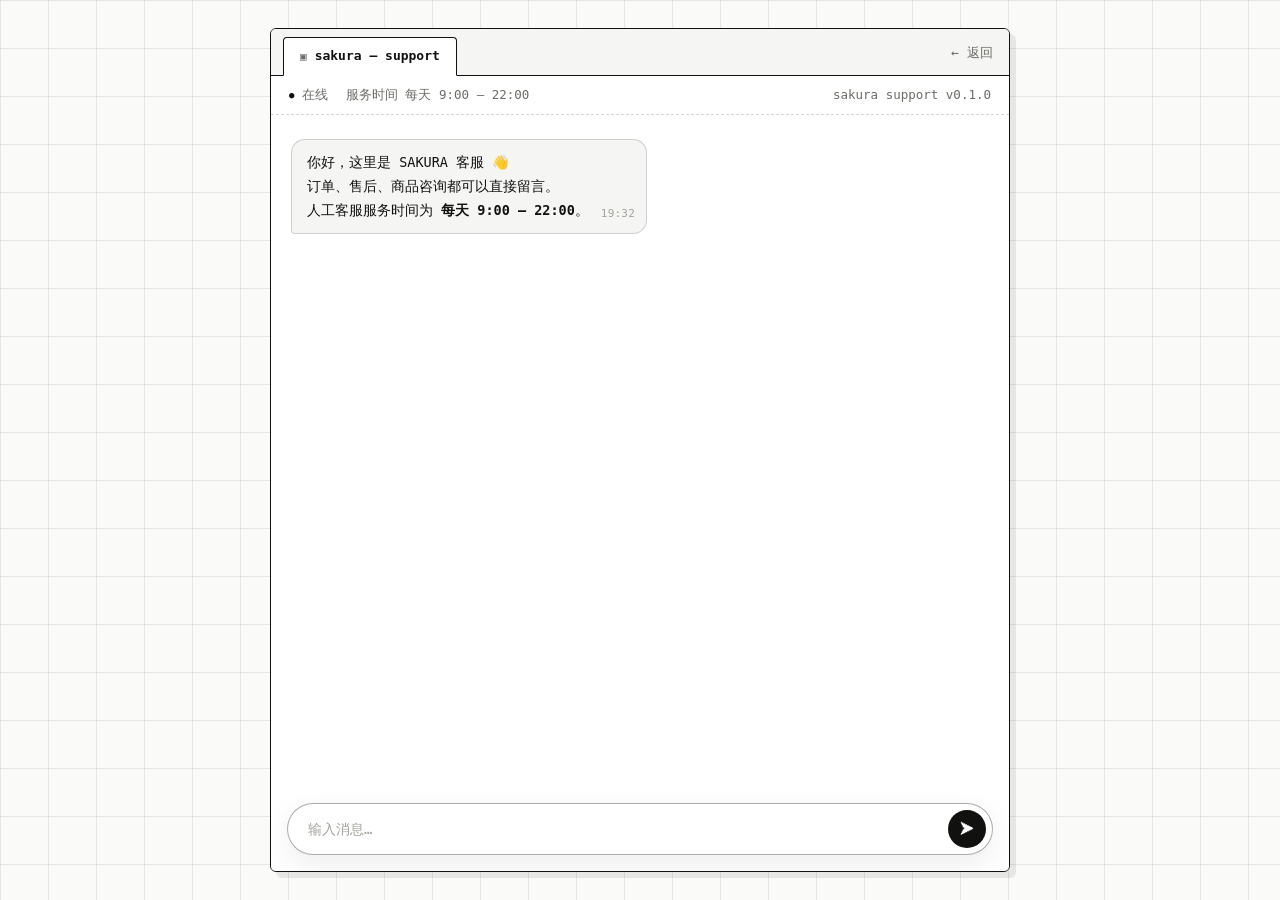
<file: support.html>
<!DOCTYPE html>
<html lang="zh-CN">
<head>
  <meta charset="UTF-8">
  <meta name="viewport" content="width=device-width, initial-scale=1.0">
  <title>客服 — SAKURA</title>
  <link rel="stylesheet" href="css/style.css">
</head>
<body class="support-page">

  <main class="sp-wrap">
    <div class="co-card sp-card">

      <!-- 顶部标签栏 -->
      <div class="co-tabbar">
        <div class="co-tab">
          <span class="co-tab-icon">▣</span> sakura — support
        </div>
        <div class="co-tab-right">
          <a class="co-toplink" href="index.html">← 返回</a>
        </div>
      </div>

      <!-- 状态行 -->
      <div class="sp-head">
        <span><span class="co-status-dot">●</span> <span id="spStatus">在线</span></span>
        <span>服务时间 每天 9:00 – 22:00</span>
        <span class="co-status-right" style="margin-left:auto">sakura support v0.1.0</span>
      </div>

      <!-- 聊天区 -->
      <div class="sp-chat">
        <div class="sp-messages" id="spMessages">
          <div class="sp-msg sp-msg-bot">
            你好，这里是 SAKURA 客服 👋<br>
            订单、售后、商品咨询都可以直接留言。<br>
            人工客服服务时间为 <strong>每天 9:00 – 22:00</strong>。
          </div>
        </div>

        <!-- 毛玻璃输入框 -->
        <div class="sp-inputbar">
          <form class="sp-input-glass" id="spForm">
            <input type="text" id="spInput" placeholder="输入消息…" autocomplete="off">
            <button type="submit" class="sp-send" aria-label="发送">➤</button>
          </form>
        </div>
      </div>

    </div>
  </main>

  <!-- Tor 网络弹窗 -->
  <div class="sx-pop tor-pop" id="torPop">
    <svg class="sx-logo" viewBox="0 0 48 48" width="40" height="40" fill="none" stroke="#7d4698" stroke-linecap="round">
      <ellipse cx="24" cy="27" rx="15" ry="16" stroke-width="3"/>
      <ellipse cx="24" cy="27" rx="9" ry="11" stroke-width="2.6"/>
      <path d="M24 16 v22" stroke-width="2.4"/>
      <path d="M24 15 C21 10, 24 6, 28 4 C26 8, 27 12, 24 15 Z" fill="#7d4698" stroke="none"/>
    </svg>
    <span class="tor-text">是否启用 Tor 网络</span>
    <label class="tor-switch">
      <input type="checkbox" id="torToggle">
      <span class="tor-slider"></span>
    </label>
  </div>

  <!-- SimpleX 提示弹窗 -->
  <div class="sx-pop" id="sxPop" aria-hidden="true">
    <svg class="sx-logo" viewBox="0 0 120 120" width="44" height="44" fill="none">
      <defs>
        <linearGradient id="sxBlue" x1="30" y1="10" x2="110" y2="110" gradientUnits="userSpaceOnUse">
          <stop offset="0" stop-color="#7edcf5"/>
          <stop offset="0.5" stop-color="#4a9af0"/>
          <stop offset="1" stop-color="#2f6fe4"/>
        </linearGradient>
      </defs>
      <g stroke="url(#sxBlue)" stroke-width="15">
        <path d="M36 8 L112 84"/>
        <path d="M8 36 L84 112"/>
        <path d="M8 84 L84 8"/>
        <path d="M36 112 L112 36"/>
      </g>
      <g stroke="#101c4e" stroke-width="15">
        <path d="M6 38 L54 86"/>
        <path d="M6 86 L54 38"/>
      </g>
    </svg>
    <span class="sx-text">对话建立在 SimpleX Chat</span>
  </div>

  <script>
    const messages = document.getElementById("spMessages");
    const form = document.getElementById("spForm");
    const input = document.getElementById("spInput");
    const statusEl = document.getElementById("spStatus");

    const inServiceHours = () => {
      const h = new Date().getHours();
      return h >= 9 && h < 22;
    };
    statusEl.textContent = inServiceHours() ? "在线" : "离线（非服务时间）";

    const fmtTime = () => {
      const d = new Date();
      return String(d.getHours()).padStart(2, "0") + ":" + String(d.getMinutes()).padStart(2, "0");
    };

    const TICK_SVG = (double) =>
      '<svg viewBox="0 0 19 11" width="18" height="11" fill="none" stroke="currentColor" ' +
      'stroke-width="1.7" stroke-linecap="round" stroke-linejoin="round">' +
      (double
        ? '<path d="M1 6 L4.4 9.4 L12 1.8"/><path d="M7.5 6 L10.9 9.4 L18.5 1.8"/>'
        : '<path d="M4 6 L7.4 9.4 L15 1.8"/>') +
      "</svg>";

    const addMeta = (div, who) => {
      const meta = document.createElement("span");
      meta.className = "sp-meta";
      const time = document.createElement("span");
      time.className = "sp-time";
      time.textContent = fmtTime();
      meta.appendChild(time);
      let ticks = null;
      if (who === "user") {
        ticks = document.createElement("span");
        ticks.className = "sp-ticks";
        ticks.innerHTML = TICK_SVG(false);
        meta.appendChild(ticks);
      }
      div.appendChild(meta);
      return ticks;
    };

    const addMsg = (text, who) => {
      const div = document.createElement("div");
      div.className = "sp-msg sp-msg-" + who;
      div.textContent = text;
      const ticks = addMeta(div, who);
      if (ticks) {
        setTimeout(() => {
          ticks.innerHTML = TICK_SVG(true);
          ticks.classList.add("read");
        }, 900);
      }
      messages.appendChild(div);
      messages.scrollTop = messages.scrollHeight;
    };

    addMeta(document.querySelector(".sp-msg-bot"), "bot");

    // ===== 纸飞机：进入页面后从左上角 S 形飞到右下角，一次后消失 =====
    const flyPlane = () => {
      const chat = document.querySelector(".sp-chat");
      const w = chat.clientWidth;
      const h = chat.clientHeight;
      const el = document.createElement("div");
      el.className = "sp-plane";
      el.innerHTML =
        '<svg viewBox="0 0 24 24" width="34" height="34" fill="#6fbf3f">' +
        '<path d="M2.4 20.6 L22.6 12 L2.4 3.4 L2.4 9.8 L16.4 12 L2.4 14.2 Z"/></svg>';
      el.style.offsetPath =
        "path('M 20 20 " +
        "C " + 0.65 * w + " " + 0.05 * h + ", " + 0.9 * w + " " + 0.3 * h + ", " + 0.5 * w + " " + 0.48 * h + " " +
        "C " + 0.12 * w + " " + 0.62 * h + ", " + 0.3 * w + " " + 0.85 * h + ", " + (w - 50) + " " + (h - 50) + "')";
      chat.appendChild(el);
      el.addEventListener("animationend", () => el.remove());
    };
    setTimeout(flyPlane, 1000);

    // ===== 右下角弹窗：2s 后一起滑入；SimpleX 停 4.5s，Tor 停 5.5s =====
    const sxPop = document.getElementById("sxPop");
    const torPop = document.getElementById("torPop");
    setTimeout(() => {
      sxPop.classList.add("show");
      torPop.classList.add("show");
      setTimeout(() => sxPop.classList.remove("show"), 5200);
      setTimeout(() => torPop.classList.remove("show"), 6200);
    }, 2000);

    document.getElementById("torToggle").addEventListener("change", (e) => {
      toast(e.target.checked ? "Tor 网络已启用（演示）" : "Tor 网络已关闭");
    });

    const ICONS = [
      '<svg width="26" height="26" viewBox="0 0 24 24"><rect x="10" y="1" width="4" height="3" rx="1" fill="#6fbf3f"/><circle cx="12" cy="14" r="9" fill="#6fbf3f"/><line x1="12" y1="14" x2="12" y2="9.2" stroke="#fff" stroke-width="2" stroke-linecap="round"/></svg>',
      '<svg width="26" height="26" viewBox="0 0 24 24"><rect x="3" y="3" width="18" height="18" rx="4" fill="#9a9a94"/><path d="M8.5 8.5 L15.5 15.5 M15.5 8.5 L8.5 15.5" stroke="#fff" stroke-width="2.2" stroke-linecap="round"/></svg>',
      '<svg width="26" height="26" viewBox="0 0 24 24"><circle cx="11" cy="13" r="8.5" fill="#6fbf3f"/><circle cx="8.4" cy="11.5" r="1.1" fill="#fff"/><circle cx="13.6" cy="11.5" r="1.1" fill="#fff"/><path d="M7.8 15.2 Q11 18 14.2 15.2" stroke="#fff" stroke-width="1.6" fill="none" stroke-linecap="round"/><path d="M19 3 v6 M16 6 h6" stroke="#6fbf3f" stroke-width="2" stroke-linecap="round"/></svg>',
      '<svg width="26" height="26" viewBox="0 0 24 24" fill="none" stroke="#6fbf3f" stroke-width="1.8" stroke-linecap="round"><rect x="9" y="2.5" width="6" height="11" rx="3"/><path d="M5.5 11.5 a6.5 6.5 0 0 0 13 0"/><line x1="12" y1="18" x2="12" y2="21.5"/></svg>',
      '<svg width="26" height="26" viewBox="0 0 24 24" fill="#6fbf3f"><path d="M6.6 3.2c.5-.5 1.3-.5 1.8 0l2.3 2.3c.5.5.5 1.3 0 1.8l-1.2 1.2c-.3.3-.3.8-.1 1.2 1.2 2 2.9 3.7 4.9 4.9.4.2.9.2 1.2-.1l1.2-1.2c.5-.5 1.3-.5 1.8 0l2.3 2.3c.5.5.5 1.3 0 1.8l-1.6 1.6c-.9.9-2.3 1.2-3.5.7-3.1-1.3-5.9-3.3-8.1-5.9-1.7-2-3-4.3-3.9-6.8-.4-1.2-.1-2.5.8-3.4z"/></svg>'
    ];

    let noticeShown = false;
    const showNotice = () => {
      const div = document.createElement("div");
      div.className = "sp-notice";
      div.innerHTML =
        "<p>消息、文件和通话受带完全前向保密、可否认性和试验性恢复的<strong>抗量子端到端加密</strong>保护。</p>" +
        '<div class="sp-notice-icons">' + ICONS.join("") + "</div>";
      messages.appendChild(div);
      messages.scrollTop = messages.scrollHeight;
    };

    // ===== 消息删除（对自己 / 对所有人）=====
    const menu = document.createElement("div");
    menu.className = "sp-menu";
    menu.innerHTML =
      '<button type="button" data-act="copy">复制</button>' +
      '<button type="button" data-del="me">对自己删除</button>' +
      '<button type="button" data-del="all" class="danger">对所有人删除</button>';
    document.body.appendChild(menu);
    let delTarget = null;

    const openMenu = (msg, x, y) => {
      delTarget = msg;
      const isUser = msg.classList.contains("sp-msg-user");
      menu.querySelectorAll("[data-del]").forEach((b) => {
        b.style.display = isUser ? "" : "none";
      });
      menu.classList.add("show");
      const r = menu.getBoundingClientRect();
      menu.style.left = Math.min(x, window.innerWidth - r.width - 8) + "px";
      menu.style.top = Math.min(y, window.innerHeight - r.height - 8) + "px";
    };
    const hideMenu = () => {
      menu.classList.remove("show");
      delTarget = null;
    };

    messages.addEventListener("click", (e) => {
      const msg = e.target.closest(".sp-msg");
      if (msg) {
        e.stopPropagation();
        openMenu(msg, e.clientX, e.clientY);
      }
    });
    messages.addEventListener("contextmenu", (e) => {
      const msg = e.target.closest(".sp-msg");
      if (msg) {
        e.preventDefault();
        openMenu(msg, e.clientX, e.clientY);
      }
    });
    document.addEventListener("click", (e) => {
      if (!menu.contains(e.target)) hideMenu();
    });
    document.addEventListener("keydown", (e) => {
      if (e.key === "Escape") hideMenu();
    });

    const toast = (text) => {
      const t = document.createElement("div");
      t.className = "sp-toast";
      t.textContent = text;
      document.body.appendChild(t);
      setTimeout(() => t.classList.add("hide"), 1100);
      setTimeout(() => t.remove(), 1500);
    };

    menu.addEventListener("click", (e) => {
      const copyBtn = e.target.closest("[data-act='copy']");
      if (copyBtn && delTarget) {
        const clone = delTarget.cloneNode(true);
        const meta = clone.querySelector(".sp-meta");
        if (meta) meta.remove();
        const text = clone.textContent.trim();
        hideMenu();
        if (navigator.clipboard && navigator.clipboard.writeText) {
          navigator.clipboard.writeText(text).then(
            () => toast("已复制"),
            () => toast("复制失败")
          );
        } else {
          toast("复制失败");
        }
        return;
      }
      const btn = e.target.closest("[data-del]");
      if (!btn || !delTarget) return;
      const mode = btn.dataset.del;
      const msg = delTarget;
      hideMenu();
      tearDelete(msg, mode);
    });

    // 撕裂 + 坠落删除动画
    const tearDelete = (msg, mode) => {
      const rect = msg.getBoundingClientRect();
      const wrap = document.createElement("div");
      wrap.className = "tear-wrap";
      wrap.style.left = rect.left + "px";
      wrap.style.top = rect.top + "px";
      wrap.style.width = rect.width + "px";
      wrap.style.height = rect.height + "px";
      ["tear-left", "tear-right"].forEach((side) => {
        const half = msg.cloneNode(true);
        half.classList.add("tear-half", side);
        wrap.appendChild(half);
      });
      document.body.appendChild(wrap);

      msg.classList.add("tearing");
      msg.style.height = rect.height + "px";
      requestAnimationFrame(() => {
        requestAnimationFrame(() => msg.classList.add("collapsed"));
      });
      setTimeout(() => {
        msg.remove();
        if (mode === "all") {
          const sys = document.createElement("div");
          sys.className = "sp-sys";
          sys.textContent = "你撤回了一条消息";
          messages.appendChild(sys);
          messages.scrollTop = messages.scrollHeight;
        }
      }, 400);
      setTimeout(() => wrap.remove(), 950);
    };

    form.addEventListener("submit", (e) => {
      e.preventDefault();
      const text = input.value.trim();
      if (!text) return;
      addMsg(text, "user");
      input.value = "";
      setTimeout(() => {
        addMsg(
          inServiceHours()
            ? "已收到你的消息！人工客服会尽快回复（服务时间 每天 9:00 – 22:00）。"
            : "当前为非服务时间（每天 9:00 – 22:00），你的留言已记录，客服上线后会第一时间回复。",
          "bot"
        );
        if (!noticeShown) {
          noticeShown = true;
          setTimeout(showNotice, 500);
        }
      }, 700);
    });
  </script>
</body>
</html>
</file>
<file: css/style.css>
/* ========== 基础 ========== */
:root {
  --bg: #ffffff;
  --bg-alt: #fafaf8;
  --surface: #ffffff;
  --surface-2: #f5f5f3;
  --border: rgba(0, 0, 0, 0.08);
  --border-strong: rgba(0, 0, 0, 0.16);
  --text: #111110;
  --text-dim: #6b6b66;
  --text-faint: #a3a39c;
  --accent: #111110;
  --accent-soft: rgba(0, 0, 0, 0.05);
  --font-sans: -apple-system, BlinkMacSystemFont, "Segoe UI", "PingFang SC",
    "Hiragino Sans GB", "Microsoft YaHei", sans-serif;
  --font-mono: ui-monospace, "SF Mono", SFMono-Regular, Menlo, Consolas,
    "Cascadia Mono", monospace;
  --ease-out: cubic-bezier(0.16, 1, 0.3, 1);
  --radius: 6px;
}

* { margin: 0; padding: 0; box-sizing: border-box; }

html { scroll-behavior: smooth; }

body {
  background-image:
    linear-gradient(var(--border) 1px, transparent 1px),
    linear-gradient(90deg, var(--border) 1px, transparent 1px);
  background-size: 48px 48px;
  background-color: var(--bg);
  color: var(--text);
  font-family: var(--font-mono);
  line-height: 1.6;
  -webkit-font-smoothing: antialiased;
  overflow-x: hidden;
}

a { color: inherit; text-decoration: none; }
em { font-style: normal; }

::selection { background: var(--accent-soft); color: var(--text); }

/* ========== 按钮 ========== */
.btn {
  display: inline-flex;
  align-items: center;
  justify-content: center;
  gap: 8px;
  padding: 12px 24px;
  border-radius: 6px;
  font-family: var(--font-mono);
  font-size: 15px;
  font-weight: 500;
  border: 1px solid var(--border-strong);
  transition: transform 0.4s var(--ease-out), background 0.3s ease,
    border-color 0.3s ease, color 0.3s ease;
  cursor: pointer;
}
.btn:hover { transform: translateY(-2px); }
.btn:active { transform: translateY(0) scale(0.98); }

.btn-primary {
  background: var(--text);
  color: var(--bg);
  border-color: transparent;
}
.btn-primary:hover { background: #000; box-shadow: 3px 4px 0 rgba(0, 0, 0, 0.15); }
.btn-primary:active { box-shadow: none; }

.btn-ghost { border-color: transparent; color: var(--text-dim); }
.btn-ghost:hover { color: var(--text); }

.btn-small { padding: 8px 18px; font-size: 14px; }
.btn-large { padding: 16px 36px; font-size: 17px; }

/* ========== 导航 ========== */
.nav {
  position: fixed;
  top: 0; left: 0; right: 0;
  z-index: 100;
  transition: background 0.4s ease, border-color 0.4s ease,
    backdrop-filter 0.4s ease;
  border-bottom: 1px solid transparent;
}
.nav.scrolled {
  background: rgba(255, 255, 255, 0.78);
  backdrop-filter: saturate(1.4) blur(18px);
  -webkit-backdrop-filter: saturate(1.4) blur(18px);
  border-bottom-color: var(--border);
}
.nav-inner {
  max-width: 1120px;
  margin: 0 auto;
  padding: 16px 24px;
  display: flex;
  align-items: center;
  justify-content: space-between;
  gap: 24px;
}
.logo {
  display: flex;
  align-items: center;
  gap: 10px;
  font-family: var(--font-mono);
  font-weight: 600;
  letter-spacing: 0.06em;
  font-size: 15px;
}
.logo-mark { color: var(--accent); font-size: 13px; }
.nav-links {
  display: flex;
  gap: 28px;
  font-size: 14.5px;
  color: var(--text-dim);
}
.nav-links a { transition: color 0.25s ease; }
.nav-links a:hover { color: var(--text); }

/* ========== Hero ========== */
.hero {
  position: relative;
  min-height: 100vh;
  display: flex;
  align-items: center;
  justify-content: center;
  padding: 140px 24px 80px;
  overflow: hidden;
}
.hero-glow {
  position: absolute;
  top: -20%;
  left: 50%;
  width: 900px;
  height: 700px;
  transform: translateX(-50%);
  background: radial-gradient(
    ellipse at center,
    rgba(0, 0, 0, 0.05) 0%,
    rgba(0, 0, 0, 0.015) 40%,
    transparent 70%
  );
  pointer-events: none;
  will-change: transform;
}
.hero-grid { display: none; }
.hero-inner {
  position: relative;
  width: 100%;
  max-width: 1120px;
  display: grid;
  grid-template-columns: 1.05fr 0.95fr;
  gap: 56px;
  align-items: center;
  text-align: left;
}
.hero-eyebrow { margin-bottom: 24px; }
.tag {
  font-family: var(--font-mono);
  font-size: 13px;
  color: var(--accent);
  background: var(--accent-soft);
  border: 1px solid var(--border-strong);
  padding: 6px 14px;
  border-radius: 4px;
  letter-spacing: 0.04em;
}
.hero-title {
  font-size: clamp(38px, 6.5vw, 68px);
  line-height: 1.18;
  font-weight: 700;
  letter-spacing: -0.02em;
  margin-bottom: 28px;
}
.hero-title em {
  background: linear-gradient(120deg, #111110, #8a8a84);
  -webkit-background-clip: text;
  background-clip: text;
  color: transparent;
}
.hero-sub {
  font-size: clamp(16px, 2.2vw, 19px);
  color: var(--text-dim);
  margin-bottom: 40px;
}
.hero-actions {
  display: flex;
  gap: 14px;
  justify-content: flex-start;
  flex-wrap: wrap;
}

/* 终端窗口装饰 */
.hero-terminal {
  max-width: 520px;
  margin: 0 auto;
  border: 1px solid rgba(0, 0, 0, 0.85);
  border-radius: var(--radius);
  background: #101012;
  overflow: hidden;
  text-align: left;
  box-shadow: 8px 8px 0 rgba(0, 0, 0, 0.1);
}
.terminal-bar {
  display: flex;
  align-items: center;
  gap: 7px;
  padding: 11px 16px;
  border-bottom: 1px solid rgba(255, 255, 255, 0.09);
  background: rgba(255, 255, 255, 0.02);
}
.terminal-bar .dot {
  width: 11px; height: 11px;
  border-radius: 50%;
  background: rgba(255, 255, 255, 0.14);
}
.terminal-title {
  margin-left: auto;
  margin-right: auto;
  font-family: var(--font-mono);
  font-size: 12px;
  color: #6f6f6a;
}
.terminal-body {
  padding: 18px 20px;
  font-family: var(--font-mono);
  font-size: 13.5px;
  line-height: 2;
  color: #ececea;
}
.t-prompt { color: #ffffff; font-weight: 600; margin-right: 8px; }
.t-dim { color: #8f8f89; }
.t-cursor {
  display: inline-block;
  width: 8px; height: 16px;
  background: #ececea;
  vertical-align: middle;
  animation: blink 1.1s steps(1) infinite;
}
@keyframes blink { 50% { opacity: 0; } }

/* ===== 首屏双终端（黑白） ===== */
.hero-terms {
  position: relative;
  padding-bottom: 72px;
}
.term-dark {
  margin: 0;
  animation: term-float 7s ease-in-out infinite alternate;
}
.term-light {
  position: absolute;
  right: -6px;
  bottom: 0;
  width: 74%;
  max-width: 390px;
  margin: 0;
  border-color: rgba(0, 0, 0, 0.85);
  background: #fbfbf9;
  box-shadow: 8px 8px 0 rgba(0, 0, 0, 0.08);
  animation: term-float 5.6s ease-in-out infinite alternate-reverse;
}
@keyframes term-float {
  from { transform: translateY(-4px); }
  to { transform: translateY(5px); }
}
.term-light .terminal-bar {
  border-bottom: 1px solid rgba(0, 0, 0, 0.12);
  background: rgba(0, 0, 0, 0.03);
}
.term-light .terminal-bar .dot { background: rgba(0, 0, 0, 0.15); }
.term-light .terminal-title { color: #8a8a84; }
.term-light .terminal-body {
  color: #111110;
  font-size: 12.5px;
  line-height: 1.9;
  padding: 14px 18px;
}
.term-light .t-prompt { color: #111110; }
.lt-dim { color: #6b6b66; }
/* 打字机：$ sakura status */
.t-type {
  display: inline-block;
  overflow: hidden;
  white-space: nowrap;
  vertical-align: bottom;
  width: 13ch;
  animation: typing 1.4s steps(13) 0.9s both;
}
@keyframes typing { from { width: 0; } to { width: 13ch; } }
/* 输出行：打完字后依次浮现 */
.t-line {
  opacity: 0;
  animation: t-line-in 0.5s var(--ease-out) var(--td, 2.5s) forwards;
}
@keyframes t-line-in {
  from { opacity: 0; transform: translateY(6px); }
  to { opacity: 1; transform: none; }
}
.t-ok { color: #ececea; }
/* 白终端：省略号呼吸 */
.lt-dots i {
  font-style: normal;
  animation: dot-blink 1.2s infinite;
}
.lt-dots i:nth-child(2) { animation-delay: 0.2s; }
.lt-dots i:nth-child(3) { animation-delay: 0.4s; }
@keyframes dot-blink {
  0%, 60%, 100% { opacity: 0.15; }
  30% { opacity: 1; }
}
/* 白终端：打包进度条循环 */
.lt-progress {
  height: 8px;
  border: 1px solid rgba(0, 0, 0, 0.5);
  border-radius: 999px;
  overflow: hidden;
  margin: 8px 0 6px;
  background: rgba(0, 0, 0, 0.05);
}
.lt-progress-fill {
  display: block;
  height: 100%;
  background: #111110;
  transform-origin: left;
  animation: lt-fill 4.5s steps(22) infinite;
}
@keyframes lt-fill {
  0% { transform: scaleX(0); }
  70%, 100% { transform: scaleX(1); }
}
.lt-done {
  opacity: 0;
  font-weight: 600;
  animation: lt-done 4.5s ease infinite;
}
@keyframes lt-done {
  0%, 70% { opacity: 0; }
  78%, 92% { opacity: 1; }
  100% { opacity: 0; }
}

/* ========== 滚动横条 ========== */
.strip {
  border-top: 1px solid var(--border-strong);
  border-bottom: 1px solid var(--border-strong);
  overflow: hidden;
  padding: 18px 0;
  background: var(--surface-2);
}
.strip-track {
  display: flex;
  gap: 40px;
  white-space: nowrap;
  font-family: var(--font-mono);
  font-size: 14px;
  color: var(--text-dim);
  letter-spacing: 0.08em;
  animation: marquee 28s linear infinite;
  width: max-content;
}
.strip-track i { color: var(--accent); font-style: normal; }
@keyframes marquee {
  from { transform: translateX(0); }
  to { transform: translateX(-50%); }
}

/* ========== 通用 Section ========== */
.section { padding: 120px 24px; }
.section-alt { background: var(--bg-alt); border-top: 1px dashed var(--border-strong); border-bottom: 1px dashed var(--border-strong); }
.section-inner { max-width: 1120px; margin: 0 auto; }
.section-narrow { max-width: 760px; }
.section-head { margin-bottom: 56px; }
.section-eyebrow {
  font-family: var(--font-mono);
  font-size: 13px;
  color: var(--accent);
  letter-spacing: 0.1em;
  margin-bottom: 14px;
}
.section-title {
  font-size: clamp(30px, 4.5vw, 44px);
  font-weight: 700;
  letter-spacing: -0.02em;
  margin-bottom: 14px;
}
.section-sub { color: var(--text-dim); font-size: 17px; max-width: 560px; }

/* ========== 订阅表单 ========== */
.notify-form { display: flex; gap: 8px; }
.notify-form input {
  flex: 1;
  min-width: 0;
  background: var(--bg);
  border: 1px solid var(--border-strong);
  border-radius: 6px;
  padding: 10px 16px;
  color: var(--text);
  font-size: 14px;
  font-family: var(--font-mono);
  outline: none;
  transition: border-color 0.25s ease;
}
.notify-form input:focus { border-color: var(--accent); }
.notify-done {
  display: none;
  margin-top: 14px;
  font-size: 14px;
  color: var(--accent);
  font-family: var(--font-mono);
}
.notify-done.show { display: block; }

/* ========== 商品星图（深色区块） ========== */
.net-section {
  background: #161615;
  border-top: 1px solid var(--text);
  border-bottom: 1px solid var(--text);
  padding: 110px 24px;
  overflow: hidden;
}
.net-grid {
  display: grid;
  grid-template-columns: 0.9fr 1.3fr;
  gap: 56px;
  align-items: center;
}
.net-eyebrow { color: #a8a8a0; }
.net-title { color: #f5f5f3; margin-bottom: 40px; }
.net-block {
  border-top: 1px solid rgba(255, 255, 255, 0.12);
  padding: 22px 0;
}
.net-block-head {
  display: flex;
  align-items: center;
  gap: 10px;
  font-size: 16px;
  font-weight: 600;
  color: #ececea;
  margin-bottom: 8px;
}
.net-ico { color: #e8879e; font-size: 14px; }
.net-block-body { font-size: 14px; line-height: 1.9; color: #98988f; }
.net-more {
  margin-top: 18px;
  padding-left: 0;
  color: #b9b9b2;
}
.net-more:hover { color: #ffffff; }

.net-svg { display: block; width: 100%; height: auto; }
.net-svg text { font-family: var(--font-mono); }
.net-line {
  stroke: rgba(255, 255, 255, 0.16);
  stroke-width: 1;
  fill: none;
}
.net-line-dim { stroke: rgba(255, 255, 255, 0.06); }
.net-logo {
  font-size: 40px;
  font-weight: 700;
  letter-spacing: 0.04em;
  fill: #f5f5f3;
}
.net-mark {
  font-size: 30px;
  fill: #e8879e;
  transform-box: fill-box;
  transform-origin: center;
  animation: net-pulse 3.6s ease-in-out infinite;
}
@keyframes net-pulse {
  0%, 100% { transform: scale(1); opacity: 1; }
  50% { transform: scale(1.12); opacity: 0.85; }
}
.net-sub { font-size: 13px; fill: #85857d; letter-spacing: 0.06em; }
.net-cat { font-size: 17px; font-weight: 600; fill: #ececea; }
.net-sat { font-size: 13px; fill: #98988f; transition: fill 0.25s ease; }
.net-svg a { cursor: pointer; }
.net-svg a:hover .net-cat,
.net-svg a:hover .net-sat { fill: #ffffff; text-decoration: underline; }
/* 节点漂浮 */
.net-float {
  transform-box: fill-box;
  transform-origin: center;
  animation: net-float 5.5s ease-in-out infinite alternate;
}
@keyframes net-float {
  from { transform: translateY(-3px); }
  to { transform: translateY(3px); }
}
/* 入场：连线描画 + 节点渐显（随 .reveal.visible 触发） */
.reveal .net-line { stroke-dasharray: 1; stroke-dashoffset: 1; }
.reveal.visible .net-line {
  animation:
    net-draw 0.9s var(--ease-out) calc(var(--ld, 0s) + 0.25s) forwards,
    net-breathe 4s ease-in-out calc(var(--ld, 0s) + 1.15s) infinite;
}
@keyframes net-draw { to { stroke-dashoffset: 0; } }
/* 呼吸：描画完成后，各条线错峰明暗起伏 */
@keyframes net-breathe {
  0%, 100% { opacity: 1; }
  50% { opacity: 0.3; }
}
.reveal .net-node { opacity: 0; }
.reveal.visible .net-node {
  animation: net-node-in 0.7s var(--ease-out) calc(var(--ld, 0s) + 0.2s) forwards;
}
@keyframes net-node-in { to { opacity: 1; } }

@media (max-width: 900px) {
  .net-grid { grid-template-columns: 1fr; gap: 40px; }
}
@media (prefers-reduced-motion: reduce) {
  .net-mark, .net-float { animation: none; }
  .reveal .net-line { stroke-dasharray: none; stroke-dashoffset: 0; animation: none; }
  .reveal .net-node { opacity: 1; animation: none; }
}

/* ========== FAQ ========== */
.faq-list { display: flex; flex-direction: column; gap: 12px; }
.faq-item {
  border: 1px solid var(--border-strong);
  border-radius: var(--radius);
  background: var(--surface);
  overflow: hidden;
  transition: border-color 0.3s ease, box-shadow 0.3s ease;
}
.faq-item:hover { border-color: var(--text); }
.faq-item[open] { border-color: var(--text); box-shadow: 3px 3px 0 rgba(0, 0, 0, 0.06); }
.faq-item summary {
  cursor: pointer;
  padding: 20px 24px;
  font-weight: 500;
  font-size: 16px;
  list-style: none;
  position: relative;
  transition: color 0.25s ease;
}
.faq-item summary::-webkit-details-marker { display: none; }
.faq-item summary::after {
  content: "+";
  position: absolute;
  right: 24px;
  top: 50%;
  transform: translateY(-50%);
  font-family: var(--font-mono);
  color: var(--text-faint);
  transition: transform 0.35s var(--ease-out);
}
.faq-item[open] summary::after { transform: translateY(-50%) rotate(45deg); }
.faq-item summary:active { transform: scale(0.995); }
.faq-body { padding: 0 24px 20px; }
.faq-body p {
  color: var(--text-dim);
  font-size: 15px;
}
/* 展开时答案内容淡入上浮 */
.faq-body-in { animation: faq-in 0.5s var(--ease-out) 0.08s both; }
@keyframes faq-in {
  from { opacity: 0; transform: translateY(8px); }
  to { opacity: 1; transform: translateY(0); }
}

/* ========== CTA ========== */
.cta {
  padding: 140px 24px;
  text-align: center;
  position: relative;
  overflow: hidden;
}
.cta::before {
  content: "";
  position: absolute;
  bottom: -40%;
  left: 50%;
  transform: translateX(-50%);
  width: 800px;
  height: 500px;
  background: radial-gradient(
    ellipse at center,
    rgba(0, 0, 0, 0.045) 0%,
    transparent 65%
  );
  pointer-events: none;
}
.cta-inner { position: relative; }
.cta-title {
  font-size: clamp(34px, 5.5vw, 56px);
  font-weight: 700;
  letter-spacing: -0.02em;
  margin-bottom: 16px;
}
.cta-sub { color: var(--text-dim); font-size: 17px; margin-bottom: 36px; }
.cta-notify { max-width: 420px; margin: 0 auto; }

/* ========== 顾客评价轮播（深色区块） ========== */
.quotes-section {
  background: #161615;
  border-top: 1px solid var(--text);
  padding: 110px 24px 90px;
  overflow: hidden;
}
.quotes-title {
  color: #f5f5f3;
  font-size: clamp(28px, 4vw, 40px);
  font-weight: 700;
  letter-spacing: -0.02em;
  text-align: center;
  margin-bottom: 72px;
}
.quotes-viewport { overflow: hidden; }
.quotes-track {
  display: flex;
  transition: transform 0.6s var(--ease-out);
}
.quotes-page {
  min-width: 100%;
  display: grid;
  grid-template-columns: repeat(3, 1fr);
  gap: 48px;
  align-items: start;
}
.quote {
  border-left: 1px solid rgba(255, 255, 255, 0.18);
  padding-left: 28px;
  margin: 0;
}
.quote-brand {
  display: flex;
  align-items: center;
  gap: 10px;
  font-family: var(--font-mono);
  font-size: 22px;
  font-weight: 700;
  letter-spacing: 0.06em;
  color: #f5f5f3;
  margin-bottom: 26px;
}
.quote-brand-dot { font-size: 14px; color: #e8879e; }
.quote blockquote {
  margin: 0 0 30px;
  font-size: 15.5px;
  line-height: 2;
  color: #d8d8d3;
}
.quote figcaption {
  font-family: var(--font-mono);
  font-size: 13px;
  color: #85857d;
}
/* 控制条：← 圆点 → */
.quotes-nav {
  display: flex;
  align-items: center;
  justify-content: center;
  gap: 28px;
  margin-top: 64px;
}
.q-arrow {
  width: 46px;
  height: 46px;
  border-radius: 12px;
  background: transparent;
  border: 1px solid rgba(255, 255, 255, 0.22);
  color: #ececea;
  font-family: var(--font-mono);
  font-size: 16px;
  cursor: pointer;
  transition: background 0.25s ease, border-color 0.25s ease,
    transform 0.3s var(--ease-out);
}
.q-arrow:hover {
  background: rgba(255, 255, 255, 0.08);
  border-color: rgba(255, 255, 255, 0.5);
  transform: translateY(-2px);
}
.q-arrow:active { transform: translateY(0) scale(0.95); }
.q-dots { display: flex; gap: 14px; }
.q-dots button {
  width: 8px;
  height: 8px;
  padding: 0;
  border-radius: 50%;
  border: none;
  background: rgba(255, 255, 255, 0.25);
  cursor: pointer;
  transition: background 0.25s ease, transform 0.25s ease;
}
.q-dots button.active {
  background: #f5f5f3;
  transform: scale(1.25);
}
@media (max-width: 900px) {
  .quotes-page { grid-template-columns: 1fr; gap: 36px; }
  .quotes-title { margin-bottom: 48px; }
}
@media (prefers-reduced-motion: reduce) {
  .quotes-track { transition: none; }
}

/* ========== Footer（终端状态栏风格） ========== */
.footer {
  border-top: 1px solid var(--text);
  background: var(--surface-2);
  padding: 10px 24px;
}
.footer-inner {
  max-width: 1120px;
  margin: 0 auto;
  display: flex;
  justify-content: space-between;
  align-items: center;
  gap: 16px;
  flex-wrap: wrap;
  font-family: var(--font-mono);
  font-size: 12.5px;
}
.footer-left { display: flex; align-items: center; gap: 8px; }
.footer-dim { color: var(--text-faint); }

/* ========== 动画（苹果式渐显） ========== */
.reveal,
.reveal-load {
  opacity: 0;
  transform: translateY(28px);
  filter: blur(6px);
  transition:
    opacity 0.9s var(--ease-out) var(--d, 0ms),
    transform 0.9s var(--ease-out) var(--d, 0ms),
    filter 0.9s var(--ease-out) var(--d, 0ms);
  will-change: opacity, transform, filter;
}
.reveal.visible,
.reveal-load.visible {
  opacity: 1;
  transform: translateY(0);
  filter: blur(0);
}

@media (prefers-reduced-motion: reduce) {
  html { scroll-behavior: auto; }
  .reveal, .reveal-load {
    opacity: 1; transform: none; filter: none; transition: none;
  }
  .strip-track { animation: none; }
  .hero-glow { transform: translateX(-50%) !important; }
  .term-dark, .term-light { animation: none; }
  .t-type { animation: none; width: 13ch; }
  .t-line { animation: none; opacity: 1; }
  .lt-dots i { animation: none; opacity: 1; }
  .lt-progress-fill { animation: none; transform: none; }
  .lt-done { animation: none; opacity: 1; }
}

/* ========== 导航按钮组 ========== */
.nav-actions { display: flex; align-items: center; gap: 8px; }

/* ========== 登录页 ========== */
.auth-page {
  min-height: 100vh;
  display: flex;
  flex-direction: column;
  background:
    radial-gradient(ellipse 60% 45% at 50% 0%, rgba(0, 0, 0, 0.035), transparent 70%),
    var(--bg-alt);
}
.auth-nav {
  position: static;
  border-bottom: 1px solid var(--border);
  background: var(--bg);
}
.auth-main {
  flex: 1;
  display: flex;
  flex-direction: column;
  align-items: center;
  justify-content: center;
  padding: 64px 20px;
}
.auth-card {
  width: 100%;
  max-width: 400px;
  background: var(--surface);
  border: 1px solid var(--border);
  border-radius: var(--radius);
  padding: 40px 36px 36px;
  box-shadow: 0 24px 70px rgba(0, 0, 0, 0.07);
  animation: card-in 0.8s var(--ease-out) both;
}
@keyframes card-in {
  from { opacity: 0; transform: translateY(24px); filter: blur(6px); }
  to { opacity: 1; transform: translateY(0); filter: blur(0); }
}
.auth-eyebrow { margin-bottom: 20px; }
.auth-title {
  font-size: 28px;
  font-weight: 700;
  letter-spacing: -0.02em;
  margin-bottom: 8px;
}
.auth-sub { font-size: 14.5px; color: var(--text-dim); margin-bottom: 28px; }
.auth-form { display: flex; flex-direction: column; gap: 16px; }
.auth-field { display: flex; flex-direction: column; gap: 7px; }
.auth-label {
  font-family: var(--font-mono);
  font-size: 12.5px;
  color: var(--text-dim);
  letter-spacing: 0.04em;
}
.auth-field input {
  background: var(--bg);
  border: 1px solid var(--border-strong);
  border-radius: 10px;
  padding: 11px 14px;
  font-size: 15px;
  color: var(--text);
  outline: none;
  transition: border-color 0.25s ease, box-shadow 0.25s ease;
}
.auth-field input:focus {
  border-color: var(--text);
  box-shadow: 0 0 0 3px rgba(0, 0, 0, 0.06);
}
.auth-row {
  display: flex;
  align-items: center;
  justify-content: space-between;
  font-size: 13.5px;
  color: var(--text-dim);
}
.auth-check { display: flex; align-items: center; gap: 7px; cursor: pointer; }
.auth-check input { accent-color: #111110; }
.auth-link { transition: color 0.25s ease; }
.auth-link:hover { color: var(--text); }
.auth-submit { width: 100%; margin-top: 4px; }
.auth-msg {
  display: none;
  font-family: var(--font-mono);
  font-size: 13px;
  color: var(--text-dim);
  text-align: center;
}
.auth-msg.show { display: block; }
.auth-divider {
  display: flex;
  align-items: center;
  gap: 14px;
  margin: 24px 0 14px;
  font-size: 13px;
  color: var(--text-faint);
}
.auth-divider::before,
.auth-divider::after {
  content: "";
  flex: 1;
  height: 1px;
  background: var(--border);
}
.auth-alt { width: 100%; }
.auth-foot {
  margin-top: 28px;
  font-family: var(--font-mono);
  font-size: 12.5px;
  color: var(--text-faint);
}
@media (prefers-reduced-motion: reduce) {
  .auth-card { animation: none; }
}

/* ===== 欢迎弹窗：进入登录页弹出，停留 3s 后两边向中间收缩消失 ===== */
.welcome-pop {
  position: fixed;
  left: 50%;
  bottom: 44px;
  z-index: 300;
  background: rgba(255, 255, 255, 0.65);
  backdrop-filter: blur(20px) saturate(1.25);
  -webkit-backdrop-filter: blur(20px) saturate(1.25);
  border: 1px solid rgba(17, 17, 16, 0.45);
  border-radius: 8px;
  padding: 11px 28px;
  font-family: var(--font-mono);
  font-size: 14px;
  color: var(--text);
  white-space: nowrap;
  box-shadow: 3px 4px 0 rgba(0, 0, 0, 0.08);
  pointer-events: none;
  opacity: 0;
  transform: translateX(-50%) translateY(16px);
  transform-origin: 50% 100%;
}
/* 只在本次会话第一次进入时播放（JS 加 .show） */
.welcome-pop.show {
  /* 时间线：0.7s 从底部弹起 → 停留 3s → 1s 果冻式挤向中间 */
  animation:
    welcome-in 0.7s var(--ease-out) 0.2s forwards,
    welcome-out 1s ease-in-out 3.9s forwards;
}
.welcome-pop .welcome-text { letter-spacing: 0.04em; }
/* 从屏幕底部外弹起，带一点回弹 */
@keyframes welcome-in {
  0% { opacity: 0; transform: translateX(-50%) translateY(110px); }
  60% { opacity: 1; transform: translateX(-50%) translateY(-8px); }
  80% { transform: translateX(-50%) translateY(3px); }
  100% { opacity: 1; transform: translateX(-50%) translateY(0); }
}
/* 果冻收缩：先往两边鼓，再回弹着挤向中间，纵向随之鼓起 */
@keyframes welcome-out {
  0% { transform: translateX(-50%) scale(1, 1); opacity: 1; }
  20% { transform: translateX(-50%) scale(1.14, 0.86); }
  42% { transform: translateX(-50%) scale(0.78, 1.14); }
  62% { transform: translateX(-50%) scale(0.92, 0.96); opacity: 1; }
  82% { transform: translateX(-50%) scale(0.4, 1.2); opacity: 0.85; }
  100% { transform: translateX(-50%) scale(0, 1.3); opacity: 0; }
}

/* ===== 小纸船：沿页面底部乘风向右行驶 ===== */
.paper-boat {
  position: fixed;
  left: 0;
  bottom: 12px;
  z-index: 150;
  pointer-events: none;
  animation: boat-cross 18s linear infinite;
}
.paper-boat svg {
  display: block;
  overflow: visible;
  animation: paper-rock 1.5s ease-in-out infinite;
}
.paper-boat .boat-line {
  stroke: #111110;
  stroke-width: 1.6;
  stroke-linejoin: round;
  stroke-linecap: round;
  fill: rgba(255, 255, 255, 0.9);
}
.paper-boat .boat-crease { fill: none; stroke-width: 1.2; opacity: 0.6; }
/* 风：船尾的阵风线，向后拖并消散 */
.paper-boat .wind-line {
  stroke: #111110;
  stroke-width: 1.4;
  stroke-linecap: round;
  opacity: 0;
  animation: gust 1.1s linear infinite;
}
.paper-boat .wind-line:nth-child(2) { animation-delay: 0.35s; }
.paper-boat .wind-line:nth-child(3) { animation-delay: 0.7s; }
/* 船下小波浪 */
.paper-boat .boat-wave {
  stroke: #111110;
  stroke-width: 1.3;
  fill: none;
  stroke-linecap: round;
  opacity: 0.35;
  animation: wave-slide 0.5s linear infinite;
}
@keyframes boat-cross {
  from { transform: translateX(-90px); }
  to { transform: translateX(calc(100vw + 90px)); }
}
/* 乘风前倾的颠簸 */
@keyframes paper-rock {
  0%, 100% { transform: translateY(0) rotate(-2deg); }
  50% { transform: translateY(-3px) rotate(3deg); }
}
@keyframes gust {
  0% { opacity: 0; transform: translateX(0); }
  25% { opacity: 0.65; }
  100% { opacity: 0; transform: translateX(-16px); }
}
@keyframes wave-slide {
  from { transform: translateX(0); }
  to { transform: translateX(-8px); }
}

@media (prefers-reduced-motion: reduce) {
  .welcome-pop { display: none; }
  .paper-boat { display: none; }
}

/* ========== 客服区块 ========== */
.contact-box {
  border: 1px solid var(--border-strong);
  border-radius: 10px;
  background: var(--surface);
  padding: 24px 28px;
  font-family: var(--font-mono);
  font-size: 14px;
  line-height: 2.1;
}
.contact-box .t-prompt { color: var(--text); }
.contact-line { color: var(--text-dim); }
.contact-link { text-decoration: underline; text-underline-offset: 3px; }
.contact-link:hover { color: var(--text); }

/* ========== 结账页 ========== */
.checkout-page {
  min-height: 100vh;
  font-family: var(--font-mono);
  background-image:
    linear-gradient(var(--border) 1px, transparent 1px),
    linear-gradient(90deg, var(--border) 1px, transparent 1px);
  background-size: 48px 48px;
  background-color: var(--bg-alt);
  display: flex;
  flex-direction: column;
}
.co-wrap {
  flex: 1;
  display: flex;
  align-items: center;
  justify-content: center;
  padding: 48px 20px;
}
.co-card {
  width: 100%;
  max-width: 920px;
  background: var(--bg);
  border: 1px solid var(--text);
  border-radius: 6px;
  overflow: hidden;
  box-shadow: 6px 6px 0 rgba(0, 0, 0, 0.08);
  animation: card-in 0.8s var(--ease-out) both;
}

/* 标签栏 */
.co-tabbar {
  display: flex;
  align-items: center;
  padding: 8px 16px 0 12px;
  gap: 4px;
  background: var(--surface-2);
  border-bottom: 1px solid var(--text);
}
.co-tab {
  display: flex;
  align-items: center;
  gap: 8px;
  background: var(--bg);
  border: 1px solid var(--text);
  border-bottom-color: var(--bg);
  border-radius: 4px 4px 0 0;
  padding: 8px 16px;
  font-size: 13px;
  font-weight: 600;
  color: var(--text);
  margin-bottom: -1px;
  position: relative;
  z-index: 1;
}
.co-tab-icon { font-size: 11px; color: var(--text-dim); }
.co-tab-btn {
  padding: 6px 10px;
  font-size: 13px;
  color: var(--text-faint);
  cursor: default;
}
.co-tab-right {
  margin-left: auto;
  display: flex;
  align-items: center;
  gap: 10px;
  padding-bottom: 6px;
  font-size: 13px;
}
.co-sep { color: var(--border-strong); }
.co-toplink {
  color: var(--text-dim);
  transition: color 0.25s ease;
}
.co-toplink:hover { color: var(--text); }

/* 主体两列 */
.co-body {
  display: grid;
  grid-template-columns: 1fr 1.1fr;
  gap: 32px;
  padding: 32px;
}
.co-left { display: flex; flex-direction: column; gap: 16px; }

/* 左列面板 */
.co-panel {
  background: var(--bg);
  border: 1px solid var(--border-strong);
  border-radius: 4px;
  padding: 22px 24px;
}
.co-prompt { color: var(--text); font-weight: 700; font-family: var(--font-mono); }
.co-name {
  font-family: var(--font-mono);
  font-size: 19px;
  font-weight: 700;
  letter-spacing: -0.01em;
  display: flex;
  align-items: baseline;
  gap: 10px;
  margin-bottom: 12px;
}
.co-price { font-size: 22px; margin-left: auto; }
.co-meta {
  font-size: 13.5px;
  color: var(--text-dim);
  margin-bottom: 8px;
}
.co-dot { font-size: 9px; vertical-align: 2px; margin-right: 4px; color: var(--text); }
.co-tags {
  font-family: var(--font-mono);
  font-size: 12.5px;
  color: var(--text-faint);
  letter-spacing: 0.02em;
}

/* 说明面板 */
.co-info-head {
  font-family: var(--font-mono);
  font-size: 13.5px;
  font-weight: 600;
  margin-bottom: 14px;
}
.co-info ul { list-style: none; display: flex; flex-direction: column; gap: 10px; }
.co-info li {
  font-size: 13px;
  color: var(--text-dim);
  line-height: 1.7;
  padding-left: 16px;
  position: relative;
}
.co-info li::before {
  content: "-";
  position: absolute;
  left: 0;
  font-family: var(--font-mono);
  color: var(--text-faint);
}
.co-info-warn {
  margin-top: 14px;
  font-size: 13px;
  line-height: 1.7;
  color: var(--text);
  font-family: var(--font-mono);
}

/* 右列表单 */
.co-right {
  display: flex;
  flex-direction: column;
  gap: 24px;
  border-left: 1px dashed var(--border-strong);
  padding-left: 32px;
}
.co-field { display: flex; flex-direction: column; gap: 10px; }
.co-label {
  font-family: var(--font-mono);
  font-size: 12.5px;
  color: var(--text-dim);
  letter-spacing: 0.05em;
}
.co-input {
  background: transparent;
  border: none;
  border-bottom: 1px solid var(--border-strong);
  padding: 8px 2px;
  font-family: var(--font-mono);
  font-size: 14.5px;
  color: var(--text);
  outline: none;
  border-radius: 0;
  transition: border-color 0.25s ease;
}
.co-input:focus { border-bottom-color: var(--text); }
.co-input::placeholder { color: var(--text-faint); }

/* 数量步进器 */
.co-stepper { display: flex; align-items: stretch; }
.co-step {
  width: 40px;
  height: 38px;
  background: var(--bg);
  border: 1px solid var(--border-strong);
  font-family: var(--font-mono);
  font-size: 16px;
  color: var(--text);
  cursor: pointer;
  transition: background 0.2s ease;
}
.co-step:hover { background: var(--surface-2); }
.co-step:first-child { border-radius: 8px 0 0 8px; }
.co-step:last-of-type { border-radius: 0 8px 8px 0; }
.co-qty {
  min-width: 52px;
  display: flex;
  align-items: center;
  justify-content: center;
  border-top: 1px solid var(--border-strong);
  border-bottom: 1px solid var(--border-strong);
  background: var(--bg);
  font-family: var(--font-mono);
  font-size: 15px;
}

/* 下拉 */
.co-select-wrap { position: relative; }
.co-select {
  width: 100%;
  appearance: none;
  -webkit-appearance: none;
  background: transparent;
  border: none;
  border-bottom: 1px solid var(--border-strong);
  padding: 8px 24px 8px 2px;
  font-family: var(--font-mono);
  font-size: 14px;
  color: var(--text-faint);
  outline: none;
  border-radius: 0;
  cursor: pointer;
}
.co-select-arrow {
  position: absolute;
  right: 4px;
  top: 50%;
  transform: translateY(-60%);
  color: var(--text-faint);
  font-size: 13px;
  pointer-events: none;
}

/* 支付方式（单选） */
.co-radios { display: flex; flex-direction: column; gap: 12px; }
.co-radio {
  display: flex;
  align-items: center;
  gap: 10px;
  cursor: pointer;
  font-family: var(--font-mono);
  font-size: 14px;
  color: var(--text-faint);
}
.co-radio input { position: absolute; opacity: 0; }
.co-radio-mark::before { content: "( )"; letter-spacing: 0.05em; }
.co-radio input:checked ~ .co-radio-mark::before { content: "(●)"; }
.co-radio input:checked ~ .co-radio-text { color: var(--text); }
.co-radio input:checked ~ .co-radio-mark { color: var(--text); }
.co-radio:hover .co-radio-text { color: var(--text-dim); }
.co-radio input:checked:hover ~ .co-radio-text { color: var(--text); }

/* 樱花树（弹窗左下角） */
.co-tree {
  margin-top: auto;
  line-height: 0;
  pointer-events: none;
}
.co-tree svg { display: block; }
.co-tree .tree-stroke {
  fill: none;
  stroke: #111110;
  stroke-linecap: round;
}
.t-trunk { stroke-width: 5; }
.t-b1, .t-b3 { stroke-width: 3.2; }
.t-b2, .t-b4, .t-b5 { stroke-width: 2.4; }
.t-ground { stroke-width: 2; opacity: 0.4; }
.co-tree circle { fill: #111110; }
.co-tree .bloom-core { fill: #ffffff; }
.petal {
  animation: petal-fall 7s linear infinite;
}
.petal-2 { animation-delay: -2.4s; animation-duration: 8.2s; }
.petal-3 { animation-delay: -4.8s; animation-duration: 6.4s; }
@keyframes petal-fall {
  0% { transform: translate(0, 0); opacity: 0; }
  6% { opacity: 1; }
  30% { transform: translate(7px, 26px); }
  55% { transform: translate(-2px, 52px); }
  80% { transform: translate(9px, 76px); opacity: 1; }
  95%, 100% { transform: translate(4px, 88px); opacity: 0; }
}
@media (prefers-reduced-motion: reduce) {
  .petal { animation: none; opacity: 0; }
}

/* 支付条 */
.co-paybar {
  display: flex;
  align-items: center;
  justify-content: space-between;
  gap: 16px;
  width: 100%;
  background: var(--text);
  border: 1px solid var(--text);
  border-radius: 4px;
  padding: 13px 18px;
  font-family: var(--font-mono);
  font-size: 14.5px;
  color: var(--bg);
  cursor: pointer;
  margin-top: 8px;
  transition: transform 0.4s var(--ease-out), box-shadow 0.4s var(--ease-out);
}
.co-paybar:hover {
  transform: translateY(-2px);
  box-shadow: 4px 6px 0 rgba(0, 0, 0, 0.15);
}
.co-paybar:active { transform: translateY(0) scale(0.99); }
.co-pay-left { display: flex; align-items: baseline; gap: 8px; font-weight: 600; }
.co-pay-prompt { font-weight: 700; }
.co-pay-flag { color: rgba(255, 255, 255, 0.55); font-weight: 400; }
.co-pay-amount { font-size: 16px; }
.co-key {
  font-size: 12px;
  color: rgba(255, 255, 255, 0.85);
  border: 1px solid rgba(255, 255, 255, 0.35);
  border-bottom-width: 2px;
  border-radius: 4px;
  padding: 2px 8px;
}

.co-msg {
  display: none;
  font-family: var(--font-mono);
  font-size: 13px;
  color: var(--text-dim);
  text-align: center;
}
.co-msg.show { display: block; }
.co-agree {
  text-align: center;
  font-size: 12.5px;
  color: var(--text-faint);
  font-family: var(--font-mono);
}

/* 状态栏 */
.co-statusbar {
  display: flex;
  align-items: center;
  gap: 20px;
  padding: 8px 18px;
  border-top: 1px solid var(--text);
  background: var(--surface-2);
  font-size: 12.5px;
  color: var(--text-dim);
}
.co-status-dot { font-size: 9px; vertical-align: 1px; color: var(--text); }
.co-status-right { margin-left: auto; }
.co-status-login {
  color: var(--text);
  font-weight: 600;
  transition: opacity 0.2s ease;
}
.co-status-login:hover { opacity: 0.6; }

@media (max-width: 800px) {
  .co-body { grid-template-columns: 1fr; padding: 20px; gap: 20px; }
  .co-wrap { padding: 24px 12px; }
  .co-right { border-left: none; padding-left: 0; }
  .co-statusbar { gap: 12px; padding: 8px 14px; }
}
@media (prefers-reduced-motion: reduce) {
  .co-card { animation: none; }
}

/* ========== 商品列表页 ========== */
.st-card { max-width: 920px; }
.st-body { padding: 28px 32px; }
.st-cmd { font-size: 13.5px; font-weight: 700; margin-bottom: 22px; }
.st-cmd-note { color: var(--text-faint); font-weight: 400; }
/* 帆船航道 */
.sea-lane {
  position: relative;
  height: 46px;
  margin-bottom: 18px;
  border-bottom: 1px dashed var(--border-strong);
  overflow: hidden;
  transition: height 0.5s var(--ease-out), margin 0.5s var(--ease-out),
    opacity 0.5s var(--ease-out);
}
.sea-lane.done { height: 0; margin-bottom: 0; opacity: 0; }
.sail-boat {
  position: absolute;
  bottom: -1px;
  left: -60px;
  animation:
    boat-sail 3.5s linear forwards,
    boat-bob 0.7s ease-in-out infinite;
}
@keyframes boat-sail {
  0% { left: -60px; opacity: 0; }
  5% { opacity: 1; }
  93% { opacity: 1; }
  100% { left: 100%; opacity: 0; }
}
/* 乘风破浪：前倾俯冲式的颠簸 */
@keyframes boat-bob {
  0%, 100% { transform: translateY(0) rotate(-2.5deg); }
  50% { transform: translateY(-3.5px) rotate(4deg); }
}
/* 船头浪花 */
.boat-spray path,
.boat-wake path {
  stroke: #111110;
  stroke-width: 1.6;
  fill: none;
  stroke-linecap: round;
}
.boat-spray {
  transform-box: view-box;
  transform-origin: 44px 32px;
  animation: spray-flick 0.32s ease-in-out infinite;
}
@keyframes spray-flick {
  0%, 100% { opacity: 0.9; transform: scale(1); }
  50% { opacity: 0.4; transform: scale(1.18); }
}
/* 船尾尾流 */
.boat-wake { animation: wake-flick 0.3s linear infinite; }
@keyframes wake-flick {
  0%, 100% { opacity: 0.7; }
  50% { opacity: 0.25; }
}
/* 水面向后流动的波浪 */
.lane-waves {
  position: absolute;
  left: 0;
  right: 0;
  bottom: -1px;
  height: 8px;
  background-image: url('data:image/svg+xml;utf8,<svg xmlns="http://www.w3.org/2000/svg" width="20" height="8"><path d="M0 7 Q5 1 10 7 T20 7" fill="none" stroke="%23111110" stroke-width="1.5" stroke-linecap="round"/></svg>');
  background-repeat: repeat-x;
  opacity: 0.3;
  animation: waves-run 0.45s linear infinite;
}
@keyframes waves-run {
  from { background-position-x: 0; }
  to { background-position-x: -20px; }
}
@media (prefers-reduced-motion: reduce) {
  .sea-lane { display: none; }
}

.st-grid {
  display: grid;
  grid-template-columns: repeat(2, 1fr);
  gap: 16px;
}
.st-item {
  display: flex;
  flex-direction: column;
  border: 1px solid var(--border-strong);
  border-radius: 4px;
  background: var(--bg);
  padding: 20px 22px;
  transition: transform 0.4s var(--ease-out), box-shadow 0.4s var(--ease-out),
    border-color 0.3s ease;
}
.st-item:hover {
  transform: translateY(-3px);
  border-color: var(--text);
  box-shadow: 4px 4px 0 rgba(0, 0, 0, 0.07);
}
.st-item-soon { border-style: dashed; }
.st-item-soon:hover { transform: none; box-shadow: none; border-color: var(--border-strong); }
.st-item-head {
  display: flex;
  align-items: baseline;
  gap: 8px;
  font-size: 16px;
  font-weight: 700;
  margin-bottom: 10px;
}
.st-item-price { margin-left: auto; font-size: 18px; }
.st-item-meta { font-size: 13px; color: var(--text-dim); margin-bottom: 6px; }
.st-item-tags { font-size: 12.5px; color: var(--text-faint); margin-bottom: 18px; }
.st-buy {
  margin-top: auto;
  align-self: flex-start;
  font-family: var(--font-mono);
  font-size: 13.5px;
  background: var(--text);
  color: var(--bg);
  border: 1px solid var(--text);
  border-radius: 4px;
  padding: 8px 18px;
  cursor: pointer;
  transition: transform 0.3s var(--ease-out), box-shadow 0.3s var(--ease-out);
}
.st-buy:hover { transform: translateY(-2px); box-shadow: 3px 4px 0 rgba(0, 0, 0, 0.15); }
.st-buy:active { transform: translateY(0); box-shadow: none; }
.st-buy:disabled {
  background: transparent;
  color: var(--text-faint);
  border-color: var(--border-strong);
  cursor: not-allowed;
  transform: none;
  box-shadow: none;
}

/* ========== 结账弹窗 ========== */
.modal {
  position: fixed;
  inset: 0;
  z-index: 200;
  display: flex;
  align-items: center;
  justify-content: center;
  padding: 24px;
}
.modal[hidden] { display: none; }
.modal-backdrop {
  position: absolute;
  inset: 0;
  background: rgba(250, 250, 248, 0.55);
  backdrop-filter: blur(12px) saturate(1.2);
  -webkit-backdrop-filter: blur(12px) saturate(1.2);
  opacity: 0;
  transition: opacity 0.35s ease;
}
.modal-card {
  position: relative;
  z-index: 1;
  max-width: 880px;
  width: 100%;
  max-height: 90vh;
  overflow-y: auto;
  animation: none;
  opacity: 0;
  transform: translateY(24px) scale(0.96);
  filter: blur(6px);
  transition: opacity 0.45s var(--ease-out), transform 0.45s var(--ease-out),
    filter 0.45s var(--ease-out);
}
.modal.open .modal-backdrop { opacity: 1; }
.modal.open .modal-card { opacity: 1; transform: none; filter: none; }
.co-close {
  background: none;
  border: none;
  font-family: var(--font-mono);
  font-size: 13px;
  cursor: pointer;
  padding: 0;
}

/* ========== 毛玻璃登录页 ========== */
.glass-page {
  min-height: 100vh;
  font-family: var(--font-mono);
  background-image:
    linear-gradient(var(--border) 1px, transparent 1px),
    linear-gradient(90deg, var(--border) 1px, transparent 1px);
  background-size: 48px 48px;
  background-color: var(--bg-alt);
  display: flex;
  flex-direction: column;
  position: relative;
  overflow: hidden;
}
.glass-bg { position: absolute; inset: 0; pointer-events: none; }
.glass-bg::before,
.glass-bg::after {
  content: "";
  position: absolute;
  border-radius: 50%;
  filter: blur(70px);
}
.glass-bg::before {
  width: 440px; height: 440px;
  background: rgba(0, 0, 0, 0.16);
  top: 6%; left: 12%;
}
.glass-bg::after {
  width: 380px; height: 380px;
  background: rgba(0, 0, 0, 0.11);
  bottom: 4%; right: 10%;
}
.gl-main {
  flex: 1;
  display: flex;
  align-items: center;
  justify-content: center;
  padding: 48px 20px;
  position: relative;
}
.gl-card {
  width: 100%;
  max-width: 420px;
  background: rgba(255, 255, 255, 0.55);
  backdrop-filter: blur(26px) saturate(1.3);
  -webkit-backdrop-filter: blur(26px) saturate(1.3);
  border: 1px solid rgba(17, 17, 16, 0.75);
  border-radius: 8px;
  overflow: hidden;
  box-shadow: 6px 6px 0 rgba(0, 0, 0, 0.08);
  animation: card-in 0.8s var(--ease-out) both;
}

/* ===== 前后叠卡：登录 ⇄ 注册（后面的卡向上探出一截） ===== */
.gl-stack {
  width: 100%;
  max-width: 420px;
  display: grid;
  align-items: start;
  margin-top: 52px;
  animation: card-in 0.8s var(--ease-out) both;
}
.gl-stack .gl-card {
  grid-area: 1 / 1;
  width: 100%;
  max-width: none;
  animation: none;
  transform-origin: top center;
  transition: transform 0.65s var(--ease-out), box-shadow 0.5s ease,
    filter 0.5s ease;
}
/* 前面的卡：原始尺寸，不动 */
.gl-stack .is-front {
  position: relative;
  z-index: 2;
  transform: none;
}
/* 后面的卡：压在下层，向上探出标题栏那一截 */
.gl-stack .is-back {
  position: relative;
  z-index: 1;
  transform: translate(16px, -52px) scale(0.96);
  filter: brightness(0.96);
  box-shadow: 3px 3px 0 rgba(0, 0, 0, 0.05);
  cursor: pointer;
}
.gl-stack .is-back > * { pointer-events: none; }
.gl-stack .is-back:hover {
  transform: translate(16px, -58px) scale(0.965);
  filter: brightness(1);
}
/* 背面时正文隐去，只留标题栏那一截；切到前面再淡入 */
.gl-stack .gl-body,
.gl-stack .gl-status {
  transition: opacity 0.35s ease;
}
.gl-stack .is-front .gl-body,
.gl-stack .is-front .gl-status {
  opacity: 1;
  transition-delay: 0.2s;
}
.gl-stack .is-back .gl-body,
.gl-stack .is-back .gl-status { opacity: 0; }
@media (prefers-reduced-motion: reduce) {
  .gl-stack { animation: none; }
  .gl-stack .gl-card { transition: none; }
}
.gl-bar {
  display: flex;
  align-items: center;
  gap: 7px;
  padding: 12px 16px;
  border-bottom: 1px solid rgba(17, 17, 16, 0.2);
}
.gl-dot {
  width: 10px; height: 10px;
  border-radius: 50%;
  background: rgba(17, 17, 16, 0.18);
}
.gl-bar-title { margin-left: 10px; font-size: 12.5px; color: var(--text-dim); }
.gl-bar-link {
  margin-left: auto;
  font-size: 12.5px;
  color: var(--text-dim);
  transition: color 0.25s ease;
}
.gl-bar-link:hover { color: var(--text); }
.gl-body { padding: 28px; }
.gl-cmd { font-size: 14px; font-weight: 700; margin-bottom: 24px; }
.gl-form { display: flex; flex-direction: column; gap: 18px; }
.gl-field { display: flex; flex-direction: column; gap: 8px; }
.gl-label { font-size: 12.5px; color: var(--text-dim); letter-spacing: 0.05em; }
.gl-input {
  background: rgba(255, 255, 255, 0.5);
  backdrop-filter: blur(6px);
  -webkit-backdrop-filter: blur(6px);
  border: 1px solid rgba(17, 17, 16, 0.35);
  border-radius: 6px;
  padding: 10px 14px;
  font-family: var(--font-mono);
  font-size: 14px;
  color: var(--text);
  outline: none;
  transition: border-color 0.25s ease, background 0.25s ease;
}
.gl-input:focus { border-color: var(--text); background: rgba(255, 255, 255, 0.78); }
.gl-input::placeholder { color: var(--text-faint); }
.gl-row {
  display: flex;
  align-items: center;
  justify-content: space-between;
  font-size: 13px;
  color: var(--text-dim);
}
.gl-check { display: flex; align-items: center; gap: 7px; cursor: pointer; }
.gl-check input { accent-color: #111110; }
.gl-link {
  text-decoration: underline;
  text-underline-offset: 3px;
  transition: color 0.25s ease;
}
.gl-link:hover { color: var(--text); }
.gl-submit { margin-top: 4px; }
.gl-msg {
  display: none;
  font-size: 13px;
  color: var(--text-dim);
  text-align: center;
}
.gl-msg.show { display: block; }
.gl-foot {
  margin-top: 22px;
  font-size: 13px;
  color: var(--text-dim);
  text-align: center;
}
.gl-status {
  display: flex;
  align-items: center;
  justify-content: space-between;
  padding: 8px 16px;
  border-top: 1px solid rgba(17, 17, 16, 0.2);
  background: rgba(255, 255, 255, 0.3);
  font-size: 12px;
  color: var(--text-dim);
}

/* ========== 客服聊天页 ========== */
.support-page {
  height: 100vh;
  font-family: var(--font-mono);
  background-image:
    linear-gradient(var(--border) 1px, transparent 1px),
    linear-gradient(90deg, var(--border) 1px, transparent 1px);
  background-size: 48px 48px;
  background-color: var(--bg-alt);
  display: flex;
  flex-direction: column;
  overflow: hidden;
}
.sp-wrap {
  flex: 1;
  display: flex;
  justify-content: center;
  padding: 28px 16px;
  min-height: 0;
}
.sp-card {
  width: 100%;
  max-width: 740px;
  display: flex;
  flex-direction: column;
  min-height: 0;
}
.sp-head {
  display: flex;
  align-items: center;
  gap: 18px;
  padding: 9px 18px;
  border-bottom: 1px dashed var(--border-strong);
  font-size: 12.5px;
  color: var(--text-dim);
}
.sp-chat {
  position: relative;
  flex: 1;
  display: flex;
  flex-direction: column;
  min-height: 0;
}
.sp-messages {
  flex: 1;
  overflow-y: auto;
  padding: 24px 20px 100px;
  display: flex;
  flex-direction: column;
  gap: 12px;
}
.sp-msg {
  max-width: 78%;
  padding: 10px 15px;
  border-radius: 14px;
  border: 1px solid var(--border-strong);
  background: var(--bg);
  font-size: 13.5px;
  line-height: 1.8;
  animation: msg-in 0.4s var(--ease-out) both;
}
@keyframes msg-in {
  from { opacity: 0; transform: translateY(10px); }
  to { opacity: 1; transform: translateY(0); }
}
.sp-msg-bot {
  align-self: flex-start;
  background: var(--surface-2);
  border-bottom-left-radius: 4px;
}
.sp-msg-user {
  align-self: flex-end;
  background: var(--text);
  color: var(--bg);
  border-color: var(--text);
  border-bottom-right-radius: 4px;
}
.sp-meta {
  float: right;
  display: inline-flex;
  align-items: center;
  gap: 5px;
  margin: 10px -4px -2px 12px;
  font-size: 11px;
  line-height: 1;
  user-select: none;
}
.sp-msg-bot .sp-meta { color: var(--text-faint); }
.sp-msg-user .sp-meta { color: rgba(255, 255, 255, 0.55); }
.sp-time { letter-spacing: 0.02em; }
.sp-ticks {
  display: inline-flex;
  color: rgba(255, 255, 255, 0.55);
  transition: color 0.3s ease;
}
.sp-ticks svg { display: block; }
.sp-ticks.read { color: #ffffff; }
.sp-notice {
  align-self: flex-start;
  max-width: 82%;
  padding: 6px 8px;
  font-size: 13.5px;
  line-height: 1.9;
  color: var(--text-dim);
  animation: msg-in 0.4s var(--ease-out) both;
}
.sp-notice strong { color: var(--text); font-weight: 700; }
.sp-notice-icons {
  display: flex;
  align-items: center;
  gap: 16px;
  margin-top: 14px;
}
.sp-notice-icons svg { display: block; }

/* 消息删除菜单（毛玻璃） */
.sp-menu {
  position: fixed;
  z-index: 300;
  display: none;
  flex-direction: column;
  min-width: 180px;
  background: rgba(255, 255, 255, 0.65);
  backdrop-filter: blur(22px) saturate(1.25);
  -webkit-backdrop-filter: blur(22px) saturate(1.25);
  border: 1px solid rgba(17, 17, 16, 0.45);
  border-radius: 8px;
  overflow: hidden;
  box-shadow: 4px 5px 0 rgba(0, 0, 0, 0.1);
}
.sp-menu.show {
  display: flex;
  animation: menu-in 0.22s var(--ease-out) both;
}
@keyframes menu-in {
  from { opacity: 0; transform: translateY(6px) scale(0.97); }
  to { opacity: 1; transform: translateY(0) scale(1); }
}
.sp-menu button {
  text-align: left;
  padding: 11px 16px;
  background: none;
  border: none;
  cursor: pointer;
  font-family: var(--font-mono);
  font-size: 13px;
  color: var(--text);
  transition: background 0.15s ease;
}
.sp-menu button + button { border-top: 1px solid rgba(17, 17, 16, 0.12); }
.sp-menu button:hover { background: rgba(0, 0, 0, 0.06); }
.sp-menu .danger { color: #b3402e; }

.sp-toast {
  position: fixed;
  left: 50%;
  bottom: 96px;
  transform: translateX(-50%);
  z-index: 310;
  background: rgba(255, 255, 255, 0.7);
  backdrop-filter: blur(18px) saturate(1.2);
  -webkit-backdrop-filter: blur(18px) saturate(1.2);
  border: 1px solid rgba(17, 17, 16, 0.45);
  border-radius: 8px;
  padding: 8px 18px;
  font-family: var(--font-mono);
  font-size: 13px;
  color: var(--text);
  box-shadow: 3px 4px 0 rgba(0, 0, 0, 0.08);
  animation: menu-in 0.25s var(--ease-out) both;
  transition: opacity 0.4s ease;
  pointer-events: none;
}
.sp-toast.hide { opacity: 0; }

.sp-msg { cursor: pointer; }
.sp-msg-user { cursor: pointer; }
/* 撕裂删除动画 */
.sp-msg.tearing {
  opacity: 0;
  animation: none;
  visibility: hidden;
  overflow: hidden;
  transition: height 0.3s var(--ease-out) 0.15s, padding 0.3s var(--ease-out) 0.15s,
    border-width 0.3s var(--ease-out) 0.15s;
}
.sp-msg.tearing.collapsed {
  height: 0 !important;
  padding-top: 0;
  padding-bottom: 0;
  border-top-width: 0;
  border-bottom-width: 0;
}
.tear-wrap {
  position: fixed;
  z-index: 305;
  pointer-events: none;
}
.sp-msg.tear-half {
  position: absolute;
  inset: 0;
  width: 100%;
  height: 100%;
  max-width: none;
  margin: 0;
  animation: none;
  box-sizing: border-box;
}
.tear-half.tear-left {
  clip-path: polygon(0 0, 52% 0, 45% 10%, 56% 22%, 46% 34%, 58% 46%, 47% 58%,
    57% 70%, 46% 82%, 54% 92%, 48% 100%, 0 100%);
  animation: tear-left 0.85s cubic-bezier(0.45, 0, 0.8, 0.4) forwards;
}
.tear-half.tear-right {
  clip-path: polygon(52% 0, 100% 0, 100% 100%, 48% 100%, 54% 92%, 46% 82%,
    57% 70%, 47% 58%, 58% 46%, 46% 34%, 56% 22%, 45% 10%);
  animation: tear-right 0.85s cubic-bezier(0.45, 0, 0.8, 0.4) forwards;
}
@keyframes tear-left {
  0% { transform: none; opacity: 1; }
  20% { transform: translate(-6px, 2px) rotate(-2.5deg); opacity: 1; }
  100% { transform: translate(-34px, 130px) rotate(-24deg); opacity: 0; }
}
@keyframes tear-right {
  0% { transform: none; opacity: 1; }
  20% { transform: translate(6px, 4px) rotate(2.5deg); opacity: 1; }
  100% { transform: translate(26px, 150px) rotate(19deg); opacity: 0; }
}
.sp-sys {
  align-self: center;
  font-size: 12px;
  color: var(--text-faint);
  padding: 2px 10px;
  animation: msg-in 0.3s var(--ease-out) both;
}

/* 纸飞机 */
.sp-plane {
  position: absolute;
  top: 0;
  left: 0;
  width: 34px;
  height: 34px;
  z-index: 6;
  pointer-events: none;
  offset-rotate: auto;
  animation: plane-fly 3.8s cubic-bezier(0.45, 0, 0.35, 1) forwards;
}
.sp-plane svg { display: block; }
@keyframes plane-fly {
  0% { offset-distance: 0%; opacity: 0; }
  8% { opacity: 1; }
  88% { opacity: 1; }
  100% { offset-distance: 100%; opacity: 0; }
}
@media (prefers-reduced-motion: reduce) {
  .sp-plane { display: none; }
}

/* SimpleX 弹窗 */
.sx-pop {
  position: fixed;
  right: 22px;
  bottom: 96px;
  z-index: 320;
  display: flex;
  align-items: center;
  gap: 14px;
  padding: 12px 20px 12px 14px;
  background: rgba(255, 255, 255, 0.65);
  backdrop-filter: blur(22px) saturate(1.25);
  -webkit-backdrop-filter: blur(22px) saturate(1.25);
  border: 1px solid rgba(17, 17, 16, 0.45);
  border-radius: 10px;
  box-shadow: 4px 5px 0 rgba(0, 0, 0, 0.1);
  font-family: var(--font-mono);
  font-size: 13.5px;
  color: var(--text);
  transform: translateX(calc(100% + 40px));
  opacity: 0;
  transition: transform 0.75s var(--ease-out), opacity 0.75s var(--ease-out);
  pointer-events: none;
}
.sx-pop.show { transform: translateX(0); opacity: 1; }
.sx-logo { display: block; flex-shrink: 0; }
.sx-text { white-space: nowrap; }

/* Tor 弹窗（叠在 SimpleX 上方，滑入稍作错峰） */
.tor-pop {
  bottom: 178px;
  transition-delay: 0.12s;
  pointer-events: none;
}
.tor-pop.show { pointer-events: auto; }
.tor-text { white-space: nowrap; }
.tor-switch {
  position: relative;
  display: inline-block;
  width: 44px;
  height: 24px;
  flex-shrink: 0;
  cursor: pointer;
}
.tor-switch input { position: absolute; opacity: 0; width: 0; height: 0; }
.tor-slider {
  position: absolute;
  inset: 0;
  background: rgba(0, 0, 0, 0.12);
  border: 1px solid rgba(17, 17, 16, 0.4);
  border-radius: 999px;
  transition: background 0.3s ease, border-color 0.3s ease;
}
.tor-slider::before {
  content: "";
  position: absolute;
  top: 2px;
  left: 2px;
  width: 18px;
  height: 18px;
  border-radius: 50%;
  background: #fff;
  border: 1px solid rgba(17, 17, 16, 0.35);
  box-sizing: border-box;
  transition: transform 0.35s var(--ease-out);
}
.tor-switch input:checked + .tor-slider {
  background: var(--text);
  border-color: var(--text);
}
.tor-switch input:checked + .tor-slider::before {
  transform: translateX(20px);
  border-color: transparent;
}

.sp-inputbar {
  position: absolute;
  left: 0; right: 0; bottom: 0;
  padding: 18px 16px 16px;
  background: linear-gradient(to top, rgba(255, 255, 255, 0.85), transparent);
}
.sp-input-glass {
  display: flex;
  align-items: center;
  gap: 10px;
  background: rgba(255, 255, 255, 0.55);
  backdrop-filter: blur(20px) saturate(1.25);
  -webkit-backdrop-filter: blur(20px) saturate(1.25);
  border: 1px solid rgba(17, 17, 16, 0.35);
  border-radius: 999px;
  padding: 6px 6px 6px 20px;
  box-shadow: 0 10px 30px rgba(0, 0, 0, 0.07);
  transition: border-color 0.25s ease;
}
.sp-input-glass:focus-within { border-color: var(--text); }
.sp-input-glass input {
  flex: 1;
  min-width: 0;
  background: transparent;
  border: none;
  outline: none;
  font-family: var(--font-mono);
  font-size: 14px;
  color: var(--text);
  padding: 8px 0;
}
.sp-input-glass input::placeholder { color: var(--text-faint); }
.sp-send {
  width: 38px; height: 38px;
  flex-shrink: 0;
  border-radius: 50%;
  background: var(--text);
  color: var(--bg);
  border: none;
  cursor: pointer;
  font-size: 14px;
  display: flex;
  align-items: center;
  justify-content: center;
  transition: transform 0.3s var(--ease-out);
}
.sp-send:hover { transform: scale(1.08); }
.sp-send:active { transform: scale(0.95); }

@media (max-width: 700px) {
  .st-grid { grid-template-columns: 1fr; }
  .st-body { padding: 20px; }
  .sp-msg { max-width: 88%; }
}

@media (prefers-reduced-motion: reduce) {
  .faq-body-in { animation: none; }
}

/* ========== 响应式 ========== */
@media (max-width: 900px) {
  .hero-inner {
    grid-template-columns: 1fr;
    gap: 48px;
    text-align: center;
    max-width: 560px;
  }
  .hero-actions { justify-content: center; }
  .hero-terms { margin: 0 auto; width: 100%; max-width: 520px; }
}
@media (max-width: 620px) {
  .nav-links { display: none; }
  .nav-actions .btn-ghost { display: none; }
  .section { padding: 80px 20px; }
  .hero { padding-top: 120px; }
  .mobile-br { display: none; }
}
</file>
